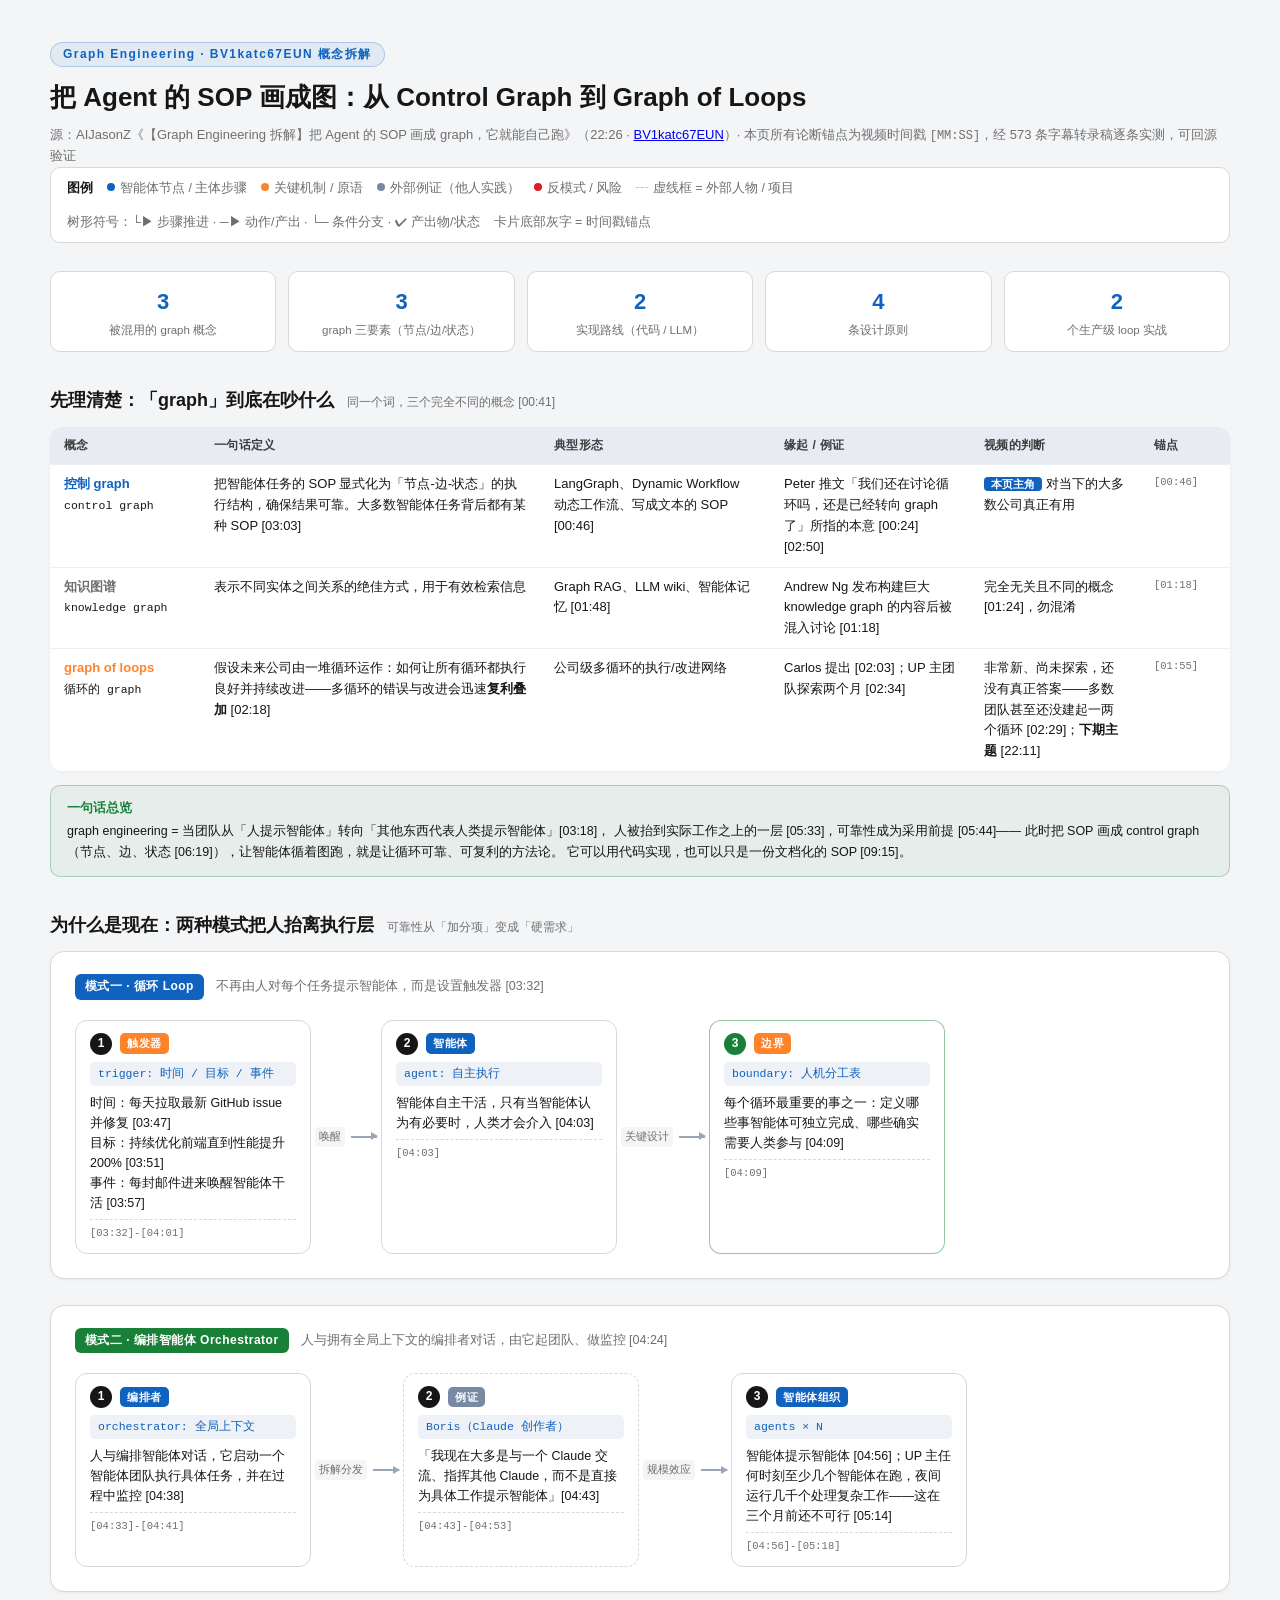
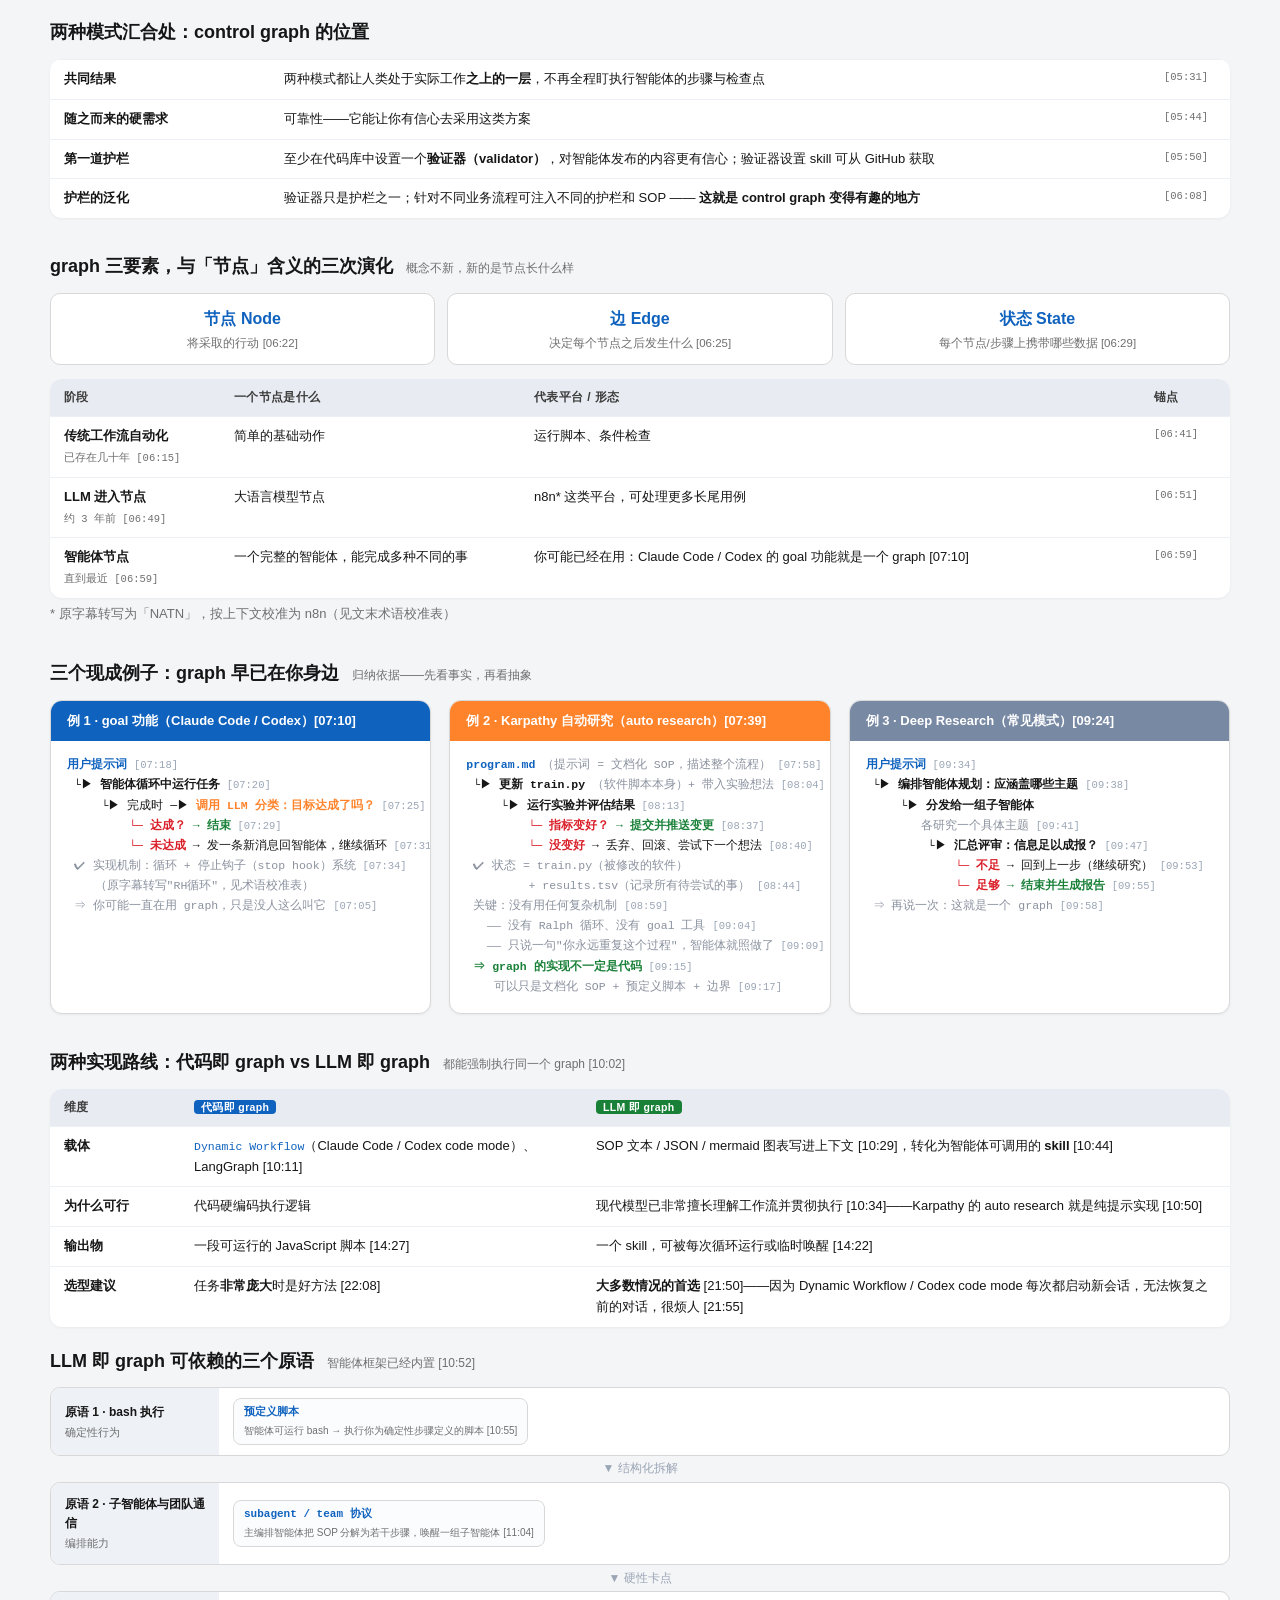
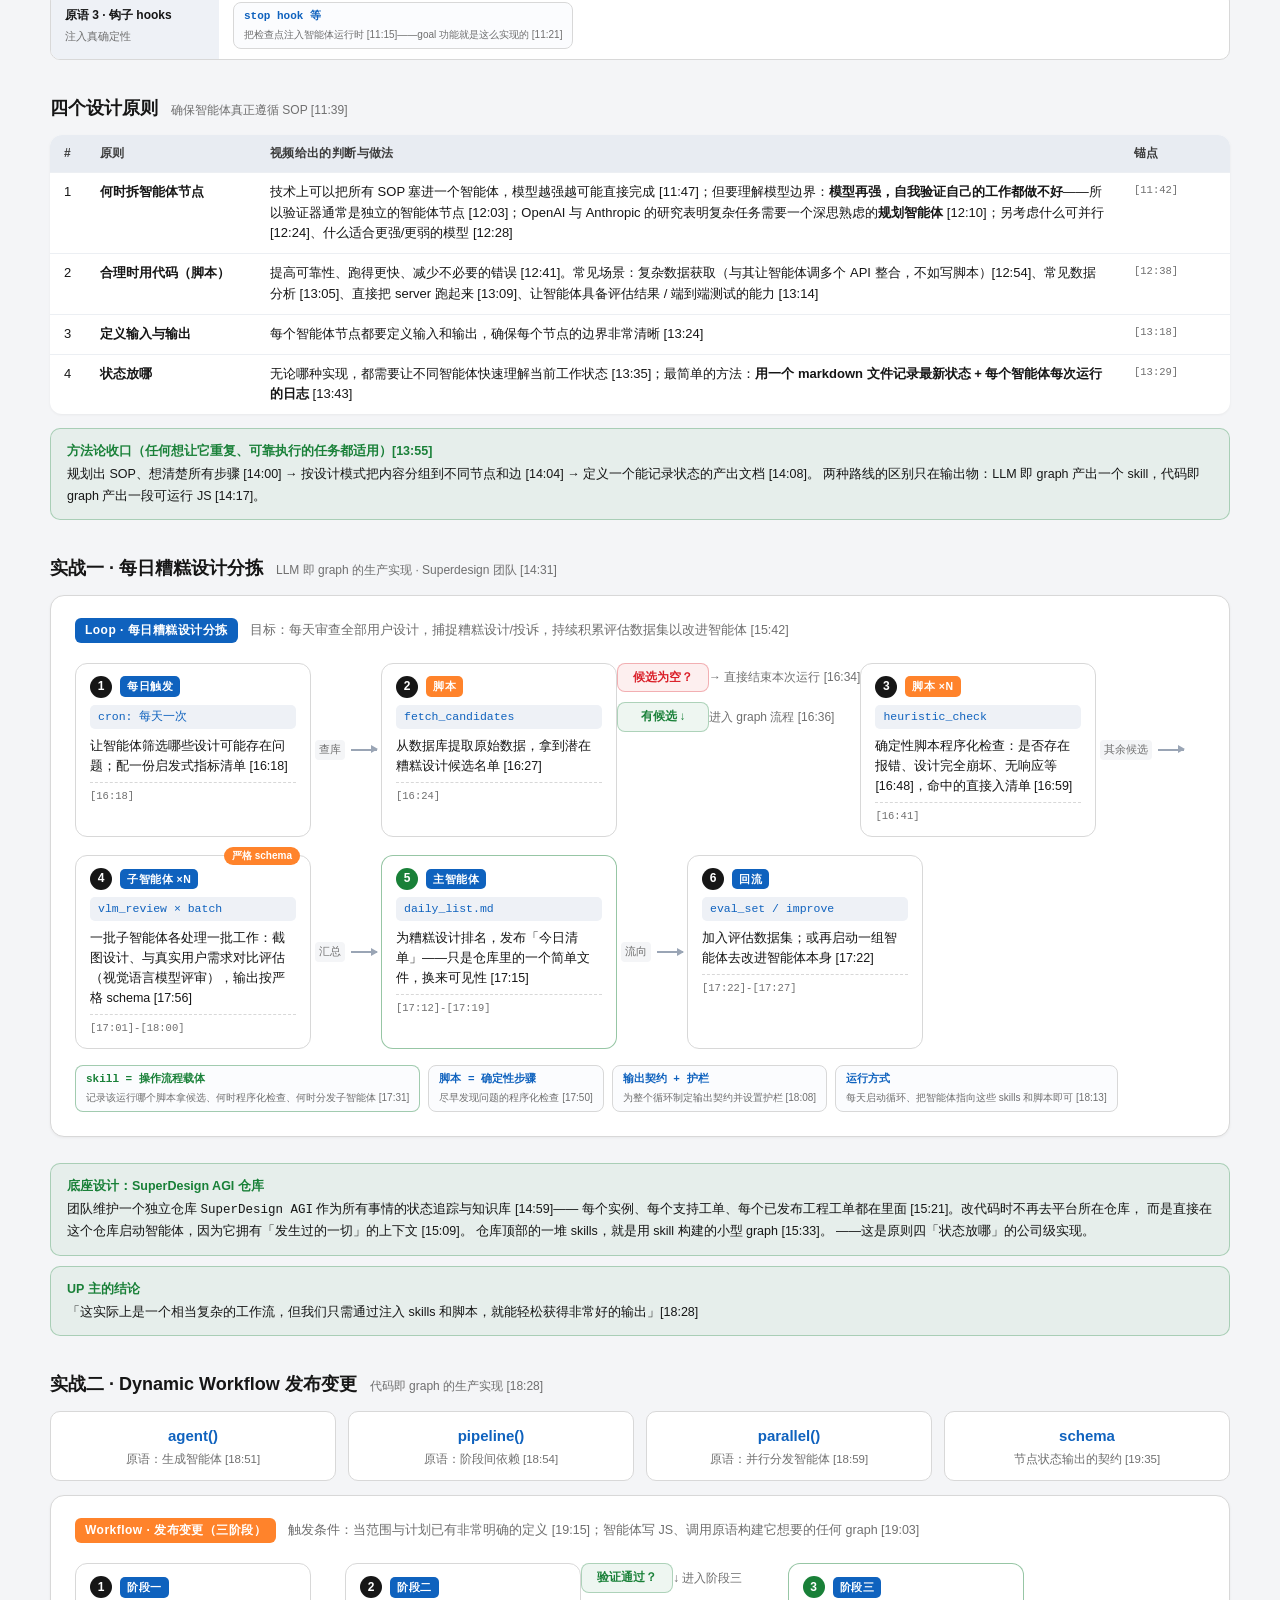
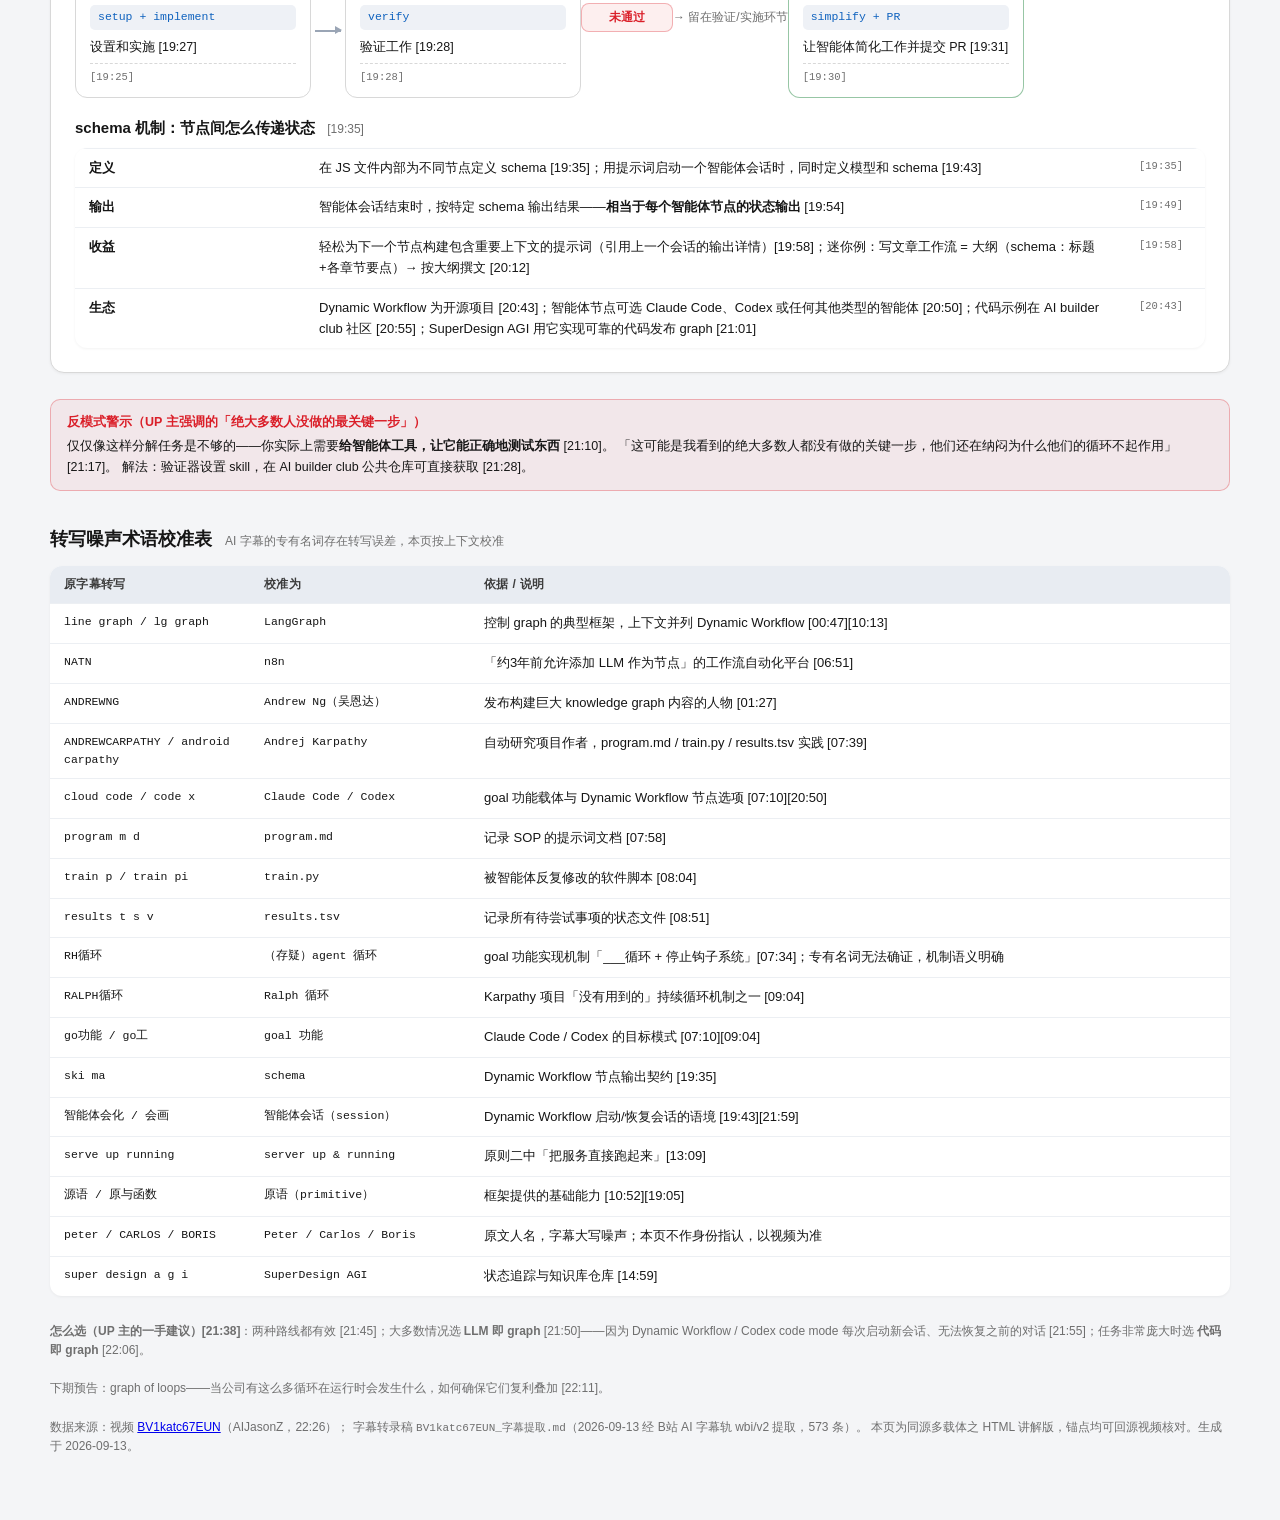
<file: graph-loop-explainer.html>
<!DOCTYPE html>
<html lang="zh-CN">
<head>
<meta charset="UTF-8">
<meta name="viewport" content="width=device-width, initial-scale=1.0">
<title>Graph of Loops 概念讲解 · BV1katc67EUN 拆解</title>
<!-- ============================================================
  ex-web 概念讲解页（2026-09-13）
  源：AIJasonZ《【Graph Engineering 拆解】把 Agent 的 SOP 画成 graph，它就能自己跑》
  锚点纪律：本页所有论断锚点 = 视频时间戳 [MM:SS]，经 573 条字幕转录稿逐条实测
  概念页降级形态：file:line 锚点 → [MM:SS]；端点表 → 概念/能力表
============================================================= -->
<style>
  :root {
    --primary: #0f62be;   /* 主线/智能体节点 */
    --success: #198038;   /* 推荐/收益/通过分支 */
    --warning: #ff832b;   /* 关键机制/原语 */
    --danger:  #da1e28;   /* 反模式/风险/未通过分支 */
    --ink: #161616; --muted: #6f6f6f; --line: #d8d8d8;
    --bg: #f4f5f7; --card: #ffffff; --code-bg: #eef1f6;
  }
  * { margin: 0; padding: 0; box-sizing: border-box; }
  body {
    font-family: -apple-system, BlinkMacSystemFont, "PingFang SC", "Helvetica Neue", "Microsoft YaHei", sans-serif;
    background: var(--bg); color: var(--ink);
    padding: 40px 24px 64px; line-height: 1.6;
  }
  .wrap { max-width: 1180px; margin: 0 auto; }

  /* ---------- header ---------- */
  .eyebrow {
    display: inline-block; font-size: 12px; font-weight: 600; letter-spacing: .12em;
    color: var(--primary); background: rgba(15,98,190,.08);
    border: 1px solid rgba(15,98,190,.25); border-radius: 999px;
    padding: 2px 12px; margin-bottom: 10px;
  }
  h1 { font-size: 26px; font-weight: 700; }
  .meta { color: var(--muted); font-size: 13px; margin-top: 6px; }
  .meta code { font-size: 12px; }

  /* ---------- legend ---------- */
  .legend {
    display: flex; flex-wrap: wrap; gap: 14px; align-items: center;
    background: var(--card); border: 1px solid var(--line); border-radius: 10px;
    padding: 10px 16px; margin-bottom: 28px; font-size: 12.5px; color: var(--muted);
  }
  .legend b { color: var(--ink); font-weight: 600; }
  .dot { display:inline-block; width:8px; height:8px; border-radius:50%; margin-right:5px; vertical-align: 1px; }

  /* ---------- 统计卡 ---------- */
  .stats { display: flex; flex-wrap: wrap; gap: 12px; margin-bottom: 16px; }
  .stat-card {
    flex: 1; min-width: 150px; background: var(--card); border: 1px solid var(--line);
    border-radius: 10px; padding: 12px 16px; text-align: center;
  }
  .stat-card .num { font-size: 22px; font-weight: 700; color: var(--primary); }
  .stat-card .lbl { font-size: 11.5px; color: var(--muted); margin-top: 2px; }

  /* ---------- 泳道 ---------- */
  .lane {
    background: var(--card); border: 1px solid var(--line); border-radius: 14px;
    padding: 22px 24px 24px; margin-bottom: 26px;
    box-shadow: 0 1px 3px rgba(0,0,0,.05);
  }
  .lane-head { display: flex; align-items: baseline; gap: 12px; margin-bottom: 4px; flex-wrap: wrap; }
  .lane-tag {
    font-size: 12px; font-weight: 700; color: #fff; border-radius: 6px;
    padding: 3px 10px; letter-spacing: .04em; white-space: nowrap;
  }
  .lane-sub { color: var(--muted); font-size: 12.5px; }
  .flow { display: flex; flex-wrap: wrap; align-items: stretch; row-gap: 18px; padding-top: 16px; }

  /* node card 四件套 */
  .node {
    background: var(--card); border: 1.5px solid var(--line); border-radius: 12px;
    padding: 12px 14px 11px; width: 236px; position: relative;
    transition: box-shadow .15s, transform .15s;
  }
  .node:hover { box-shadow: 0 4px 14px rgba(15,98,190,.14); transform: translateY(-2px); }
  .node .top { display: flex; align-items: center; gap: 8px; margin-bottom: 7px; }
  .seq {
    width: 22px; height: 22px; border-radius: 50%; flex: none;
    background: var(--ink); color: #fff; font-size: 12px; font-weight: 700;
    display: flex; align-items: center; justify-content: center;
  }
  .method {
    font-size: 10.5px; font-weight: 700; letter-spacing: .05em;
    border-radius: 5px; padding: 2px 7px; color: #fff; white-space: nowrap;
  }
  .m-post { background: var(--primary); }   /* 智能体节点 / 主体步骤 */
  .m-put  { background: var(--warning); }   /* 关键机制 / 原语 */
  .m-web  { background: #7889a4; }          /* 外部例证 / 他人实践 */
  .node .path {
    font-family: "SF Mono", Menlo, Consolas, monospace;
    font-size: 11.5px; color: var(--primary); background: var(--code-bg);
    border-radius: 5px; padding: 3px 8px; word-break: break-all; margin-bottom: 7px;
    display: block;
  }
  .node .use { font-size: 12.5px; color: var(--ink); }
  .node .loc {
    font-family: "SF Mono", Menlo, Consolas, monospace;
    font-size: 10.5px; color: var(--muted); margin-top: 6px;
    border-top: 1px dashed var(--line); padding-top: 5px;
  }
  .node.oss { border-style: dashed; }                    /* 虚线框 = 外部例证 */
  .node.danger { border-color: rgba(218,30,40,.55); }
  .node.danger .seq { background: var(--danger); }
  .node.good { border-color: rgba(25,128,56,.45); }
  .node.good .seq { background: var(--success); }
  .node .badge {
    position: absolute; top: -9px; right: 10px; font-size: 10px; font-weight: 700;
    background: var(--warning); color: #fff; border-radius: 999px; padding: 1px 8px;
  }
  .node.wide { width: 100%; max-width: 980px; }

  .arrow {
    align-self: center; flex: none; display: flex; align-items: center; gap: 6px;
    color: var(--muted); font-size: 11px; padding: 0 4px;
  }
  .arrow .shaft { width: 26px; height: 2px; background: #9aa5b5; position: relative; }
  .arrow .shaft::after {
    content: ""; position: absolute; right: -1px; top: -3.5px;
    border-left: 7px solid #9aa5b5; border-top: 4.5px solid transparent; border-bottom: 4.5px solid transparent;
  }
  .arrow .lbl { white-space: nowrap; background: var(--bg); padding: 1px 4px; border-radius: 4px; }

  .branch { display: flex; flex-direction: column; gap: 10px; }
  .branch-row { display: flex; align-items: center; }
  .cond {
    flex: none; width: 92px; text-align: center; font-size: 11.5px; font-weight: 600;
    border-radius: 8px; padding: 6px 8px; line-height: 1.35;
  }
  .cond.yes { color: var(--danger); background: rgba(218,30,40,.07); border: 1px solid rgba(218,30,40,.3); }
  .cond.no  { color: var(--success); background: rgba(25,128,56,.07); border: 1px solid rgba(25,128,56,.3); }

  /* ---------- 分层 ---------- */
  .layer-stack { display: flex; flex-direction: column; gap: 0; }
  .layer {
    display: grid; grid-template-columns: 168px 1fr; gap: 0;
    border: 1px solid var(--line); border-radius: 10px; overflow: hidden;
    background: var(--card);
  }
  .layer-gap { height: 26px; display: flex; justify-content: center; align-items: center; }
  .layer-gap span { color: #9aa5b5; font-size: 12px; }
  .layer-title {
    background: #eef1f6; padding: 12px 14px; font-size: 12px; font-weight: 700;
    display: flex; flex-direction: column; justify-content: center; gap: 2px;
  }
  .layer-title small { font-weight: 400; color: var(--muted); font-size: 10.5px; }
  .chips { padding: 10px 14px; display: flex; flex-wrap: wrap; gap: 8px; align-content: center; }
  .chip {
    border: 1px solid var(--line); border-radius: 8px; padding: 5px 10px;
    font-size: 11.5px; background: #fbfcfe; display: flex; flex-direction: column; gap: 1px;
  }
  .chip b { font-family: "SF Mono", Menlo, monospace; font-size: 11px; color: var(--primary); font-weight: 600; }
  .chip small { color: var(--muted); font-size: 10px; }
  .chip.common { border-color: rgba(25,128,56,.4); }
  .chip.common b { color: var(--success); }

  /* ---------- 链路栈 ---------- */
  .chains { display: grid; grid-template-columns: repeat(auto-fit, minmax(340px, 1fr)); gap: 18px; }
  .chain {
    border: 1px solid var(--line); border-radius: 12px; background: var(--card); overflow: hidden;
    box-shadow: 0 1px 3px rgba(0,0,0,.05);
  }
  .chain-head { padding: 10px 16px; font-size: 13px; font-weight: 700; color: #fff; }
  .chain pre {
    margin: 0; padding: 14px 16px 16px; overflow-x: auto;
    font-family: "SF Mono", Menlo, Consolas, monospace; font-size: 11.5px; line-height: 1.75;
    color: var(--ink); white-space: pre;
  }
  .chain pre .c  { color: var(--primary); font-weight: 600; }   /* 概念/载体名 */
  .chain pre .m  { color: var(--ink); font-weight: 600; }        /* 步骤名 */
  .chain pre .ep { color: var(--warning); font-weight: 700; }    /* 产出物 / 机制 */
  .chain pre .cm { color: #8a919e; }                              /* 注释 */
  .chain pre .br { color: var(--danger); font-weight: 600; }     /* 条件分支 */
  .chain pre .ok { color: var(--success); font-weight: 600; }    /* 通过分支 */
  .chain pre .ts { color: #9aa5b5; }                              /* 时间戳锚点 */

  /* ---------- 表格 ---------- */
  h2 { font-size: 18px; margin: 34px 0 12px; }
  h2 small { font-size: 12px; color: var(--muted); font-weight: 400; margin-left: 8px; }
  table { width: 100%; border-collapse: collapse; background: var(--card); border-radius: 12px; overflow: hidden; font-size: 13px; box-shadow: 0 1px 3px rgba(0,0,0,.05); }
  th { background: #e8ecf2; text-align: left; padding: 9px 14px; font-size: 12px; letter-spacing: .03em; color: #3d3d3d; }
  td { padding: 9px 14px; border-top: 1px solid #eceff3; vertical-align: top; }
  td code, .mono { font-family: "SF Mono", Menlo, Consolas, monospace; font-size: 11.5px; }
  td code.ep { color: var(--primary); }
  tr:hover td { background: #f7f9fc; }
  .pill { font-size: 10.5px; font-weight: 700; border-radius: 4px; padding: 1px 7px; color: #fff; }
  .ts { font-family: "SF Mono", Menlo, Consolas, monospace; font-size: 10.5px; color: var(--muted); white-space: nowrap; }

  /* 要点提示卡 */
  .callout {
    border-radius: 10px; padding: 12px 16px; margin: 14px 0 0; font-size: 12.5px; line-height: 1.7;
  }
  .callout.warn { background: rgba(218,30,40,.06); border: 1px solid rgba(218,30,40,.3); }
  .callout.good { background: rgba(25,128,56,.06); border: 1px solid rgba(25,128,56,.3); }
  .callout b.t { display: block; margin-bottom: 2px; }
  .callout.warn b.t { color: var(--danger); }
  .callout.good b.t { color: var(--success); }

  footer { margin-top: 26px; color: var(--muted); font-size: 12px; }
  footer code { font-size: 11px; }
</style>
</head>
<body>
<div class="wrap">

  <!-- ========== header ========== -->
  <header>
    <span class="eyebrow">Graph Engineering · BV1katc67EUN 概念拆解</span>
    <h1>把 Agent 的 SOP 画成图：从 Control Graph 到 Graph of Loops</h1>
    <div class="meta">
      源：AIJasonZ《【Graph Engineering 拆解】把 Agent 的 SOP 画成 graph，它就能自己跑》（22:26 ·
      <a href="https://www.bilibili.com/video/BV1katc67EUN/">BV1katc67EUN</a>）·
      本页所有论断锚点为视频时间戳 <code>[MM:SS]</code>，经 573 条字幕转录稿逐条实测，可回源验证
    </div>
  </header>

  <div class="legend">
    <b>图例</b>
    <span><span class="dot" style="background:var(--primary)"></span>智能体节点 / 主体步骤</span>
    <span><span class="dot" style="background:var(--warning)"></span>关键机制 / 原语</span>
    <span><span class="dot" style="background:#7889a4"></span>外部例证（他人实践）</span>
    <span><span class="dot" style="background:var(--danger)"></span>反模式 / 风险</span>
    <span>┄ 虚线框 = 外部人物 / 项目</span>
    <span>树形符号：└▶ 步骤推进 · ─▶ 动作/产出 · └─ 条件分支 · ✔ 产出物/状态</span>
    <span>卡片底部灰字 = 时间戳锚点</span>
  </div>

  <!-- ========== SECTION ⓪ 总览 ========== -->
  <div class="stats">
    <div class="stat-card"><div class="num">3</div><div class="lbl">被混用的 graph 概念</div></div>
    <div class="stat-card"><div class="num">3</div><div class="lbl">graph 三要素（节点/边/状态）</div></div>
    <div class="stat-card"><div class="num">2</div><div class="lbl">实现路线（代码 / LLM）</div></div>
    <div class="stat-card"><div class="num">4</div><div class="lbl">条设计原则</div></div>
    <div class="stat-card"><div class="num">2</div><div class="lbl">个生产级 loop 实战</div></div>
  </div>

  <h2>先理清楚：「graph」到底在吵什么 <small>同一个词，三个完全不同的概念 [00:41]</small></h2>
  <table>
    <thead>
      <tr>
        <th style="width:150px">概念</th>
        <th>一句话定义</th>
        <th style="width:230px">典型形态</th>
        <th style="width:200px">缘起 / 例证</th>
        <th style="width:170px">视频的判断</th>
        <th style="width:90px">锚点</th>
      </tr>
    </thead>
    <tbody>
      <tr>
        <td><b style="color:var(--primary)">控制 graph</b><br><span class="mono">control graph</span></td>
        <td>把智能体任务的 SOP 显式化为「节点-边-状态」的执行结构，确保结果可靠。大多数智能体任务背后都有某种 SOP [03:03]</td>
        <td>LangGraph、Dynamic Workflow 动态工作流、写成文本的 SOP [00:46]</td>
        <td>Peter 推文「我们还在讨论循环吗，还是已经转向 graph 了」所指的本意 [00:24][02:50]</td>
        <td><span class="pill" style="background:var(--primary)">本页主角</span> 对当下的大多数公司真正有用</td>
        <td class="ts">[00:46]</td>
      </tr>
      <tr>
        <td><b style="color:var(--muted)">知识图谱</b><br><span class="mono">knowledge graph</span></td>
        <td>表示不同实体之间关系的绝佳方式，用于有效检索信息</td>
        <td>Graph RAG、LLM wiki、智能体记忆 [01:48]</td>
        <td>Andrew Ng 发布构建巨大 knowledge graph 的内容后被混入讨论 [01:18]</td>
        <td>完全无关且不同的概念 [01:24]，勿混淆</td>
        <td class="ts">[01:18]</td>
      </tr>
      <tr>
        <td><b style="color:var(--warning)">graph of loops</b><br><span class="mono">循环的 graph</span></td>
        <td>假设未来公司由一堆循环运作：如何让所有循环都执行良好并持续改进——多循环的错误与改进会迅速<b>复利叠加</b> [02:18]</td>
        <td>公司级多循环的执行/改进网络</td>
        <td>Carlos 提出 [02:03]；UP 主团队探索两个月 [02:34]</td>
        <td>非常新、尚未探索，还没有真正答案——多数团队甚至还没建起一两个循环 [02:29]；<b>下期主题</b> [22:11]</td>
        <td class="ts">[01:55]</td>
      </tr>
    </tbody>
  </table>

  <div class="callout good">
    <b class="t">一句话总览</b>
    graph engineering = 当团队从「人提示智能体」转向「其他东西代表人类提示智能体」[03:18]，
    人被抬到实际工作之上的一层 [05:33]，可靠性成为采用前提 [05:44]——
    此时把 SOP 画成 control graph（节点、边、状态 [06:19]），让智能体循着图跑，就是让循环可靠、可复利的方法论。
    它可以用代码实现，也可以只是一份文档化的 SOP [09:15]。
  </div>

  <!-- ========== SECTION ① 为什么现在需要 ========== -->
  <h2>为什么是现在：两种模式把人抬离执行层 <small>可靠性从「加分项」变成「硬需求」</small></h2>

  <section class="lane">
    <div class="lane-head">
      <span class="lane-tag" style="background:var(--primary)">模式一 · 循环 Loop</span>
      <span class="lane-sub">不再由人对每个任务提示智能体，而是设置触发器 [03:32]</span>
    </div>
    <div class="flow">
      <div class="node">
        <div class="top"><span class="seq">1</span><span class="method m-put">触发器</span></div>
        <span class="path">trigger: 时间 / 目标 / 事件</span>
        <div class="use">时间：每天拉取最新 GitHub issue 并修复 [03:47]<br>目标：持续优化前端直到性能提升 200% [03:51]<br>事件：每封邮件进来唤醒智能体干活 [03:57]</div>
        <div class="loc">[03:32]-[04:01]</div>
      </div>
      <div class="arrow"><span class="lbl">唤醒</span><span class="shaft"></span></div>
      <div class="node">
        <div class="top"><span class="seq">2</span><span class="method m-post">智能体</span></div>
        <span class="path">agent: 自主执行</span>
        <div class="use">智能体自主干活，只有当智能体认为有必要时，人类才会介入 [04:03]</div>
        <div class="loc">[04:03]</div>
      </div>
      <div class="arrow"><span class="lbl">关键设计</span><span class="shaft"></span></div>
      <div class="node good">
        <div class="top"><span class="seq">3</span><span class="method m-put">边界</span></div>
        <span class="path">boundary: 人机分工表</span>
        <div class="use">每个循环最重要的事之一：定义哪些事智能体可独立完成、哪些确实需要人类参与 [04:09]</div>
        <div class="loc">[04:09]</div>
      </div>
    </div>
  </section>

  <section class="lane">
    <div class="lane-head">
      <span class="lane-tag" style="background:var(--success)">模式二 · 编排智能体 Orchestrator</span>
      <span class="lane-sub">人与拥有全局上下文的编排者对话，由它起团队、做监控 [04:24]</span>
    </div>
    <div class="flow">
      <div class="node">
        <div class="top"><span class="seq">1</span><span class="method m-post">编排者</span></div>
        <span class="path">orchestrator: 全局上下文</span>
        <div class="use">人与编排智能体对话，它启动一个智能体团队执行具体任务，并在过程中监控 [04:38]</div>
        <div class="loc">[04:33]-[04:41]</div>
      </div>
      <div class="arrow"><span class="lbl">拆解分发</span><span class="shaft"></span></div>
      <div class="node oss">
        <div class="top"><span class="seq">2</span><span class="method m-web">例证</span></div>
        <span class="path">Boris（Claude 创作者）</span>
        <div class="use">「我现在大多是与一个 Claude 交流、指挥其他 Claude，而不是直接为具体工作提示智能体」[04:43]</div>
        <div class="loc">[04:43]-[04:53]</div>
      </div>
      <div class="arrow"><span class="lbl">规模效应</span><span class="shaft"></span></div>
      <div class="node">
        <div class="top"><span class="seq">3</span><span class="method m-post">智能体组织</span></div>
        <span class="path">agents × N</span>
        <div class="use">智能体提示智能体 [04:56]；UP 主任何时刻至少几个智能体在跑，夜间运行几千个处理复杂工作——这在三个月前还不可行 [05:14]</div>
        <div class="loc">[04:56]-[05:18]</div>
      </div>
    </div>
  </section>

  <h2 style="margin-top:18px">两种模式汇合处：control graph 的位置</h2>
  <table>
    <tbody>
      <tr><td style="width:220px"><b>共同结果</b></td><td>两种模式都让人类处于实际工作<b>之上的一层</b>，不再全程盯执行智能体的步骤与检查点</td><td class="ts" style="width:80px">[05:31]</td></tr>
      <tr><td><b>随之而来的硬需求</b></td><td>可靠性——它能让你有信心去采用这类方案</td><td class="ts">[05:44]</td></tr>
      <tr><td><b>第一道护栏</b></td><td>至少在代码库中设置一个<b>验证器（validator）</b>，对智能体发布的内容更有信心；验证器设置 skill 可从 GitHub 获取</td><td class="ts">[05:50]</td></tr>
      <tr><td><b>护栏的泛化</b></td><td>验证器只是护栏之一；针对不同业务流程可注入不同的护栏和 SOP —— <b>这就是 control graph 变得有趣的地方</b></td><td class="ts">[06:08]</td></tr>
    </tbody>
  </table>

  <!-- ========== SECTION ② 三要素与节点演化 ========== -->
  <h2>graph 三要素，与「节点」含义的三次演化 <small>概念不新，新的是节点长什么样</small></h2>

  <div class="stats" style="margin-bottom:14px">
    <div class="stat-card"><div class="num" style="font-size:16px">节点 Node</div><div class="lbl">将采取的行动 [06:22]</div></div>
    <div class="stat-card"><div class="num" style="font-size:16px">边 Edge</div><div class="lbl">决定每个节点之后发生什么 [06:25]</div></div>
    <div class="stat-card"><div class="num" style="font-size:16px">状态 State</div><div class="lbl">每个节点/步骤上携带哪些数据 [06:29]</div></div>
  </div>

  <table>
    <thead>
      <tr><th style="width:170px">阶段</th><th style="width:300px">一个节点是什么</th><th>代表平台 / 形态</th><th style="width:90px">锚点</th></tr>
    </thead>
    <tbody>
      <tr><td><b>传统工作流自动化</b><br><span class="ts">已存在几十年 [06:15]</span></td><td>简单的基础动作</td><td>运行脚本、条件检查</td><td class="ts">[06:41]</td></tr>
      <tr><td><b>LLM 进入节点</b><br><span class="ts">约 3 年前 [06:49]</span></td><td>大语言模型节点</td><td>n8n* 这类平台，可处理更多长尾用例</td><td class="ts">[06:51]</td></tr>
      <tr><td><b>智能体节点</b><br><span class="ts">直到最近 [06:59]</span></td><td>一个完整的智能体，能完成多种不同的事</td><td>你可能已经在用：Claude Code / Codex 的 goal 功能就是一个 graph [07:10]</td><td class="ts">[06:59]</td></tr>
    </tbody>
  </table>
  <div class="meta" style="margin-top:6px">* 原字幕转写为「NATN」，按上下文校准为 n8n（见文末术语校准表）</div>

  <!-- ========== SECTION ③ 三个现成例子 ========== -->
  <h2>三个现成例子：graph 早已在你身边 <small>归纳依据——先看事实，再看抽象</small></h2>

  <div class="chains">
    <div class="chain">
      <div class="chain-head" style="background:var(--primary)">例 1 · goal 功能（Claude Code / Codex）[07:10]</div>
<pre><span class="c">用户提示词</span> <span class="ts">[07:18]</span>
 └▶ <span class="m">智能体循环中运行任务</span> <span class="ts">[07:20]</span>
     └▶ 完成时 ─▶ <span class="ep">调用 LLM 分类：目标达成了吗？</span> <span class="ts">[07:25]</span>
         <span class="br">└─ 达成？</span><span class="ok"> → 结束</span> <span class="ts">[07:29]</span>
         <span class="br">└─ 未达成</span> → 发一条新消息回智能体，继续循环 <span class="ts">[07:31]</span>
 <span class="cm">✔ 实现机制：循环 + 停止钩子（stop hook）系统</span> <span class="ts">[07:34]</span>
 <span class="cm">   （原字幕转写"RH循环"，见术语校准表）</span>
 <span class="cm">⇒ 你可能一直在用 graph，只是没人这么叫它</span> <span class="ts">[07:05]</span></pre>
    </div>

    <div class="chain">
      <div class="chain-head" style="background:var(--warning)">例 2 · Karpathy 自动研究（auto research）[07:39]</div>
<pre><span class="c">program.md</span> <span class="cm">（提示词 = 文档化 SOP，描述整个流程）</span> <span class="ts">[07:58]</span>
 └▶ <span class="m">更新 train.py</span> <span class="cm">（软件脚本本身）+ 带入实验想法</span> <span class="ts">[08:04]</span>
     └▶ <span class="m">运行实验并评估结果</span> <span class="ts">[08:13]</span>
         <span class="br">└─ 指标变好？</span><span class="ok"> → 提交并推送变更</span> <span class="ts">[08:37]</span>
         <span class="br">└─ 没变好</span> → 丢弃、回滚、尝试下一个想法 <span class="ts">[08:40]</span>
 <span class="cm">✔ 状态 = train.py（被修改的软件）</span>
 <span class="cm">        + results.tsv（记录所有待尝试的事）</span> <span class="ts">[08:44]</span>
 <span class="cm">关键：没有用任何复杂机制</span> <span class="ts">[08:59]</span>
 <span class="cm">  —— 没有 Ralph 循环、没有 goal 工具</span> <span class="ts">[09:04]</span>
 <span class="cm">  —— 只说一句"你永远重复这个过程"，智能体就照做了</span> <span class="ts">[09:09]</span>
 <span class="ok">⇒ graph 的实现不一定是代码</span> <span class="ts">[09:15]</span>
 <span class="cm">   可以只是文档化 SOP + 预定义脚本 + 边界</span> <span class="ts">[09:17]</span></pre>
    </div>

    <div class="chain">
      <div class="chain-head" style="background:#7889a4">例 3 · Deep Research（常见模式）[09:24]</div>
<pre><span class="c">用户提示词</span> <span class="ts">[09:34]</span>
 └▶ <span class="m">编排智能体规划：应涵盖哪些主题</span> <span class="ts">[09:38]</span>
     └▶ <span class="m">分发给一组子智能体</span>
        <span class="cm">各研究一个具体主题</span> <span class="ts">[09:41]</span>
         └▶ <span class="m">汇总评审：信息足以成报？</span> <span class="ts">[09:47]</span>
             <span class="br">└─ 不足</span> → 回到上一步（继续研究） <span class="ts">[09:53]</span>
             <span class="br">└─ 足够</span><span class="ok"> → 结束并生成报告</span> <span class="ts">[09:55]</span>
 <span class="cm">⇒ 再说一次：这就是一个 graph</span> <span class="ts">[09:58]</span></pre>
    </div>
  </div>

  <!-- ========== SECTION ④ 两种实现 ========== -->
  <h2>两种实现路线：代码即 graph vs LLM 即 graph <small>都能强制执行同一个 graph [10:02]</small></h2>

  <table>
    <thead>
      <tr>
        <th style="width:130px">维度</th>
        <th><span class="pill" style="background:var(--primary)">代码即 graph</span></th>
        <th><span class="pill" style="background:var(--success)">LLM 即 graph</span></th>
      </tr>
    </thead>
    <tbody>
      <tr>
        <td><b>载体</b></td>
        <td><code class="ep">Dynamic Workflow</code>（Claude Code / Codex code mode）、LangGraph [10:11]</td>
        <td>SOP 文本 / JSON / mermaid 图表写进上下文 [10:29]，转化为智能体可调用的 <b>skill</b> [10:44]</td>
      </tr>
      <tr>
        <td><b>为什么可行</b></td>
        <td>代码硬编码执行逻辑</td>
        <td>现代模型已非常擅长理解工作流并贯彻执行 [10:34]——Karpathy 的 auto research 就是纯提示实现 [10:50]</td>
      </tr>
      <tr>
        <td><b>输出物</b></td>
        <td>一段可运行的 JavaScript 脚本 [14:27]</td>
        <td>一个 skill，可被每次循环运行或临时唤醒 [14:22]</td>
      </tr>
      <tr>
        <td><b>选型建议</b></td>
        <td>任务<b>非常庞大</b>时是好方法 [22:08]</td>
        <td><b>大多数情况的首选</b> [21:50]——因为 Dynamic Workflow / Codex code mode 每次都启动新会话，无法恢复之前的对话，很烦人 [21:55]</td>
      </tr>
    </tbody>
  </table>

  <h2 style="margin-top:20px">LLM 即 graph 可依赖的三个原语 <small>智能体框架已经内置 [10:52]</small></h2>
  <div class="layer-stack">
    <div class="layer">
      <div class="layer-title">原语 1 · bash 执行<small>确定性行为</small></div>
      <div class="chips">
        <span class="chip"><b>预定义脚本</b><small>智能体可运行 bash → 执行你为确定性步骤定义的脚本 [10:55]</small></span>
      </div>
    </div>
    <div class="layer-gap"><span>▼ 结构化拆解</span></div>
    <div class="layer">
      <div class="layer-title">原语 2 · 子智能体与团队通信<small>编排能力</small></div>
      <div class="chips">
        <span class="chip"><b>subagent / team 协议</b><small>主编排智能体把 SOP 分解为若干步骤，唤醒一组子智能体 [11:04]</small></span>
      </div>
    </div>
    <div class="layer-gap"><span>▼ 硬性卡点</span></div>
    <div class="layer">
      <div class="layer-title">原语 3 · 钩子 hooks<small>注入真确定性</small></div>
      <div class="chips">
        <span class="chip"><b>stop hook 等</b><small>把检查点注入智能体运行时 [11:15]——goal 功能就是这么实现的 [11:21]</small></span>
      </div>
    </div>
  </div>

  <!-- ========== SECTION ⑤ 四个设计原则 ========== -->
  <h2>四个设计原则 <small>确保智能体真正遵循 SOP [11:39]</small></h2>
  <table>
    <thead>
      <tr><th style="width:36px">#</th><th style="width:170px">原则</th><th>视频给出的判断与做法</th><th style="width:110px">锚点</th></tr>
    </thead>
    <tbody>
      <tr>
        <td>1</td>
        <td><b>何时拆智能体节点</b></td>
        <td>技术上可以把所有 SOP 塞进一个智能体，模型越强越可能直接完成 [11:47]；但要理解模型边界：<b>模型再强，自我验证自己的工作都做不好</b>——所以验证器通常是独立的智能体节点 [12:03]；OpenAI 与 Anthropic 的研究表明复杂任务需要一个深思熟虑的<b>规划智能体</b> [12:10]；另考虑什么可并行 [12:24]、什么适合更强/更弱的模型 [12:28]</td>
        <td class="ts">[11:42]</td>
      </tr>
      <tr>
        <td>2</td>
        <td><b>合理时用代码（脚本）</b></td>
        <td>提高可靠性、跑得更快、减少不必要的错误 [12:41]。常见场景：复杂数据获取（与其让智能体调多个 API 整合，不如写脚本）[12:54]、常见数据分析 [13:05]、直接把 server 跑起来 [13:09]、让智能体具备评估结果 / 端到端测试的能力 [13:14]</td>
        <td class="ts">[12:38]</td>
      </tr>
      <tr>
        <td>3</td>
        <td><b>定义输入与输出</b></td>
        <td>每个智能体节点都要定义输入和输出，确保每个节点的边界非常清晰 [13:24]</td>
        <td class="ts">[13:18]</td>
      </tr>
      <tr>
        <td>4</td>
        <td><b>状态放哪</b></td>
        <td>无论哪种实现，都需要让不同智能体快速理解当前工作状态 [13:35]；最简单的方法：<b>用一个 markdown 文件记录最新状态 + 每个智能体每次运行的日志</b> [13:43]</td>
        <td class="ts">[13:29]</td>
      </tr>
    </tbody>
  </table>

  <div class="callout good">
    <b class="t">方法论收口（任何想让它重复、可靠执行的任务都适用）[13:55]</b>
    规划出 SOP、想清楚所有步骤 [14:00] → 按设计模式把内容分组到不同节点和边 [14:04] → 定义一个能记录状态的产出文档 [14:08]。
    两种路线的区别只在输出物：LLM 即 graph 产出一个 skill，代码即 graph 产出一段可运行 JS [14:17]。
  </div>

  <!-- ========== SECTION ⑥ 实战一 ========== -->
  <h2>实战一 · 每日糟糕设计分拣 <small>LLM 即 graph 的生产实现 · Superdesign 团队 [14:31]</small></h2>

  <div class="lane">
    <div class="lane-head">
      <span class="lane-tag" style="background:var(--primary)">Loop · 每日糟糕设计分拣</span>
      <span class="lane-sub">目标：每天审查全部用户设计，捕捉糟糕设计/投诉，持续积累评估数据集以改进智能体 [15:42]</span>
    </div>
    <div class="flow">
      <div class="node">
        <div class="top"><span class="seq">1</span><span class="method m-post">每日触发</span></div>
        <span class="path">cron: 每天一次</span>
        <div class="use">让智能体筛选哪些设计可能存在问题；配一份启发式指标清单 [16:18]</div>
        <div class="loc">[16:18]</div>
      </div>
      <div class="arrow"><span class="lbl">查库</span><span class="shaft"></span></div>
      <div class="node">
        <div class="top"><span class="seq">2</span><span class="method m-put">脚本</span></div>
        <span class="path">fetch_candidates</span>
        <div class="use">从数据库提取原始数据，拿到潜在糟糕设计候选名单 [16:27]</div>
        <div class="loc">[16:24]</div>
      </div>
      <div class="branch">
        <div class="branch-row">
          <span class="cond yes">候选为空？</span>
          <span style="font-size:12px;color:var(--muted)">→ 直接结束本次运行 [16:34]</span>
        </div>
        <div class="branch-row">
          <span class="cond no">有候选 ↓</span>
          <span style="font-size:12px;color:var(--muted)">进入 graph 流程 [16:36]</span>
        </div>
      </div>
      <div class="node">
        <div class="top"><span class="seq">3</span><span class="method m-put">脚本 ×N</span></div>
        <span class="path">heuristic_check</span>
        <div class="use">确定性脚本程序化检查：是否存在报错、设计完全崩坏、无响应等 [16:48]，命中的直接入清单 [16:59]</div>
        <div class="loc">[16:41]</div>
      </div>
      <div class="arrow"><span class="lbl">其余候选</span><span class="shaft"></span></div>
      <div class="node">
        <div class="top"><span class="seq">4</span><span class="method m-post">子智能体 ×N</span><span class="badge">严格 schema</span></div>
        <span class="path">vlm_review × batch</span>
        <div class="use">一批子智能体各处理一批工作：截图设计、与真实用户需求对比评估（视觉语言模型评审），输出按严格 schema [17:56]</div>
        <div class="loc">[17:01]-[18:00]</div>
      </div>
      <div class="arrow"><span class="lbl">汇总</span><span class="shaft"></span></div>
      <div class="node good">
        <div class="top"><span class="seq">5</span><span class="method m-post">主智能体</span></div>
        <span class="path">daily_list.md</span>
        <div class="use">为糟糕设计排名，发布「今日清单」——只是仓库里的一个简单文件，换来可见性 [17:15]</div>
        <div class="loc">[17:12]-[17:19]</div>
      </div>
      <div class="arrow"><span class="lbl">流向</span><span class="shaft"></span></div>
      <div class="node">
        <div class="top"><span class="seq">6</span><span class="method m-post">回流</span></div>
        <span class="path">eval_set / improve</span>
        <div class="use">加入评估数据集；或再启动一组智能体去改进智能体本身 [17:22]</div>
        <div class="loc">[17:22]-[17:27]</div>
      </div>
    </div>

    <div class="chips" style="padding:16px 0 0">
      <span class="chip common"><b>skill = 操作流程载体</b><small>记录该运行哪个脚本拿候选、何时程序化检查、何时分发子智能体 [17:31]</small></span>
      <span class="chip"><b>脚本 = 确定性步骤</b><small>尽早发现问题的程序化检查 [17:50]</small></span>
      <span class="chip"><b>输出契约 + 护栏</b><small>为整个循环制定输出契约并设置护栏 [18:08]</small></span>
      <span class="chip"><b>运行方式</b><small>每天启动循环、把智能体指向这些 skills 和脚本即可 [18:13]</small></span>
    </div>
  </div>

  <div class="callout good">
    <b class="t">底座设计：SuperDesign AGI 仓库</b>
    团队维护一个独立仓库 <code>SuperDesign AGI</code> 作为所有事情的状态追踪与知识库 [14:59]——
    每个实例、每个支持工单、每个已发布工程工单都在里面 [15:21]。改代码时不再去平台所在仓库，
    而是直接在这个仓库启动智能体，因为它拥有「发生过的一切」的上下文 [15:09]。
    仓库顶部的一堆 skills，就是用 skill 构建的小型 graph [15:33]。
    ——这是原则四「状态放哪」的公司级实现。
  </div>

  <div class="callout good" style="margin-top:10px">
    <b class="t">UP 主的结论</b>
    「这实际上是一个相当复杂的工作流，但我们只需通过注入 skills 和脚本，就能轻松获得非常好的输出」[18:28]
  </div>

  <!-- ========== SECTION ⑦ 实战二 ========== -->
  <h2>实战二 · Dynamic Workflow 发布变更 <small>代码即 graph 的生产实现 [18:28]</small></h2>

  <div class="stats" style="margin-bottom:14px">
    <div class="stat-card"><div class="num" style="font-size:15px">agent()</div><div class="lbl">原语：生成智能体 [18:51]</div></div>
    <div class="stat-card"><div class="num" style="font-size:15px">pipeline()</div><div class="lbl">原语：阶段间依赖 [18:54]</div></div>
    <div class="stat-card"><div class="num" style="font-size:15px">parallel()</div><div class="lbl">原语：并行分发智能体 [18:59]</div></div>
    <div class="stat-card"><div class="num" style="font-size:15px">schema</div><div class="lbl">节点状态输出的契约 [19:35]</div></div>
  </div>

  <div class="lane">
    <div class="lane-head">
      <span class="lane-tag" style="background:var(--warning)">Workflow · 发布变更（三阶段）</span>
      <span class="lane-sub">触发条件：当范围与计划已有非常明确的定义 [19:15]；智能体写 JS、调用原语构建它想要的任何 graph [19:03]</span>
    </div>
    <div class="flow">
      <div class="node">
        <div class="top"><span class="seq">1</span><span class="method m-post">阶段一</span></div>
        <span class="path">setup + implement</span>
        <div class="use">设置和实施 [19:27]</div>
        <div class="loc">[19:25]</div>
      </div>
      <div class="arrow"><span class="shaft"></span></div>
      <div class="node">
        <div class="top"><span class="seq">2</span><span class="method m-post">阶段二</span></div>
        <span class="path">verify</span>
        <div class="use">验证工作 [19:28]</div>
        <div class="loc">[19:28]</div>
      </div>
      <div class="branch">
        <div class="branch-row">
          <span class="cond no">验证通过？</span>
          <span style="font-size:12px;color:var(--muted)">↓ 进入阶段三</span>
        </div>
        <div class="branch-row">
          <span class="cond yes">未通过</span>
          <span style="font-size:12px;color:var(--muted)">→ 留在验证/实施环节</span>
        </div>
      </div>
      <div class="node good">
        <div class="top"><span class="seq">3</span><span class="method m-post">阶段三</span></div>
        <span class="path">simplify + PR</span>
        <div class="use">让智能体简化工作并提交 PR [19:31]</div>
        <div class="loc">[19:30]</div>
      </div>
    </div>

    <h2 style="margin:18px 0 8px;font-size:15px">schema 机制：节点间怎么传递状态 <small>[19:35]</small></h2>
    <table>
      <tbody>
        <tr><td style="width:230px"><b>定义</b></td><td>在 JS 文件内部为不同节点定义 schema [19:35]；用提示词启动一个智能体会话时，同时定义模型和 schema [19:43]</td><td class="ts" style="width:80px">[19:35]</td></tr>
        <tr><td><b>输出</b></td><td>智能体会话结束时，按特定 schema 输出结果——<b>相当于每个智能体节点的状态输出</b> [19:54]</td><td class="ts">[19:49]</td></tr>
        <tr><td><b>收益</b></td><td>轻松为下一个节点构建包含重要上下文的提示词（引用上一个会话的输出详情）[19:58]；迷你例：写文章工作流 = 大纲（schema：标题+各章节要点）→ 按大纲撰文 [20:12]</td><td class="ts">[19:58]</td></tr>
        <tr><td><b>生态</b></td><td>Dynamic Workflow 为开源项目 [20:43]；智能体节点可选 Claude Code、Codex 或任何其他类型的智能体 [20:50]；代码示例在 AI builder club 社区 [20:55]；SuperDesign AGI 用它实现可靠的代码发布 graph [21:01]</td><td class="ts">[20:43]</td></tr>
      </tbody>
    </table>
  </div>

  <div class="callout warn">
    <b class="t">反模式警示（UP 主强调的「绝大多数人没做的最关键一步」）</b>
    仅仅像这样分解任务是不够的——你实际上需要<b>给智能体工具，让它能正确地测试东西</b> [21:10]。
    「这可能是我看到的绝大多数人都没有做的关键一步，他们还在纳闷为什么他们的循环不起作用」[21:17]。
    解法：验证器设置 skill，在 AI builder club 公共仓库可直接获取 [21:28]。
  </div>

  <!-- ========== SECTION ⑧ 术语校准 ========== -->
  <h2>转写噪声术语校准表 <small>AI 字幕的专有名词存在转写误差，本页按上下文校准</small></h2>
  <table>
    <thead>
      <tr><th style="width:200px">原字幕转写</th><th style="width:220px">校准为</th><th>依据 / 说明</th></tr>
    </thead>
    <tbody>
      <tr><td class="mono">line graph / lg graph</td><td class="mono">LangGraph</td><td>控制 graph 的典型框架，上下文并列 Dynamic Workflow [00:47][10:13]</td></tr>
      <tr><td class="mono">NATN</td><td class="mono">n8n</td><td>「约3年前允许添加 LLM 作为节点」的工作流自动化平台 [06:51]</td></tr>
      <tr><td class="mono">ANDREWNG</td><td class="mono">Andrew Ng（吴恩达）</td><td>发布构建巨大 knowledge graph 内容的人物 [01:27]</td></tr>
      <tr><td class="mono">ANDREWCARPATHY / android carpathy</td><td class="mono">Andrej Karpathy</td><td>自动研究项目作者，program.md / train.py / results.tsv 实践 [07:39]</td></tr>
      <tr><td class="mono">cloud code / code x</td><td class="mono">Claude Code / Codex</td><td>goal 功能载体与 Dynamic Workflow 节点选项 [07:10][20:50]</td></tr>
      <tr><td class="mono">program m d</td><td class="mono">program.md</td><td>记录 SOP 的提示词文档 [07:58]</td></tr>
      <tr><td class="mono">train p / train pi</td><td class="mono">train.py</td><td>被智能体反复修改的软件脚本 [08:04]</td></tr>
      <tr><td class="mono">results t s v</td><td class="mono">results.tsv</td><td>记录所有待尝试事项的状态文件 [08:51]</td></tr>
      <tr><td class="mono">RH循环</td><td class="mono">（存疑）agent 循环</td><td>goal 功能实现机制「___循环 + 停止钩子系统」[07:34]；专有名词无法确证，机制语义明确</td></tr>
      <tr><td class="mono">RALPH循环</td><td class="mono">Ralph 循环</td><td>Karpathy 项目「没有用到的」持续循环机制之一 [09:04]</td></tr>
      <tr><td class="mono">go功能 / go工</td><td class="mono">goal 功能</td><td>Claude Code / Codex 的目标模式 [07:10][09:04]</td></tr>
      <tr><td class="mono">ski ma</td><td class="mono">schema</td><td>Dynamic Workflow 节点输出契约 [19:35]</td></tr>
      <tr><td class="mono">智能体会化 / 会画</td><td class="mono">智能体会话（session）</td><td>Dynamic Workflow 启动/恢复会话的语境 [19:43][21:59]</td></tr>
      <tr><td class="mono">serve up running</td><td class="mono">server up &amp; running</td><td>原则二中「把服务直接跑起来」[13:09]</td></tr>
      <tr><td class="mono">源语 / 原与函数</td><td class="mono">原语（primitive）</td><td>框架提供的基础能力 [10:52][19:05]</td></tr>
      <tr><td class="mono">peter / CARLOS / BORIS</td><td class="mono">Peter / Carlos / Boris</td><td>原文人名，字幕大写噪声；本页不作身份指认，以视频为准</td></tr>
      <tr><td class="mono">super design a g i</td><td class="mono">SuperDesign AGI</td><td>状态追踪与知识库仓库 [14:59]</td></tr>
    </tbody>
  </table>

  <footer>
    <b>怎么选（UP 主的一手建议）[21:38]</b>：两种路线都有效 [21:45]；大多数情况选 <b>LLM 即 graph</b> [21:50]——因为 Dynamic Workflow / Codex code mode
    每次启动新会话、无法恢复之前的对话 [21:55]；任务非常庞大时选 <b>代码即 graph</b> [22:06]。<br><br>
    下期预告：graph of loops——当公司有这么多循环在运行时会发生什么，如何确保它们复利叠加 [22:11]。<br><br>
    数据来源：视频 <a href="https://www.bilibili.com/video/BV1katc67EUN/">BV1katc67EUN</a>（AIJasonZ，22:26）；
    字幕转录稿 <code>BV1katc67EUN_字幕提取.md</code>（2026-09-13 经 B站 AI 字幕轨 wbi/v2 提取，573 条）。
    本页为同源多载体之 HTML 讲解版，锚点均可回源视频核对。生成于 2026-09-13。
  </footer>
</div>
</body>
</html>
</file>
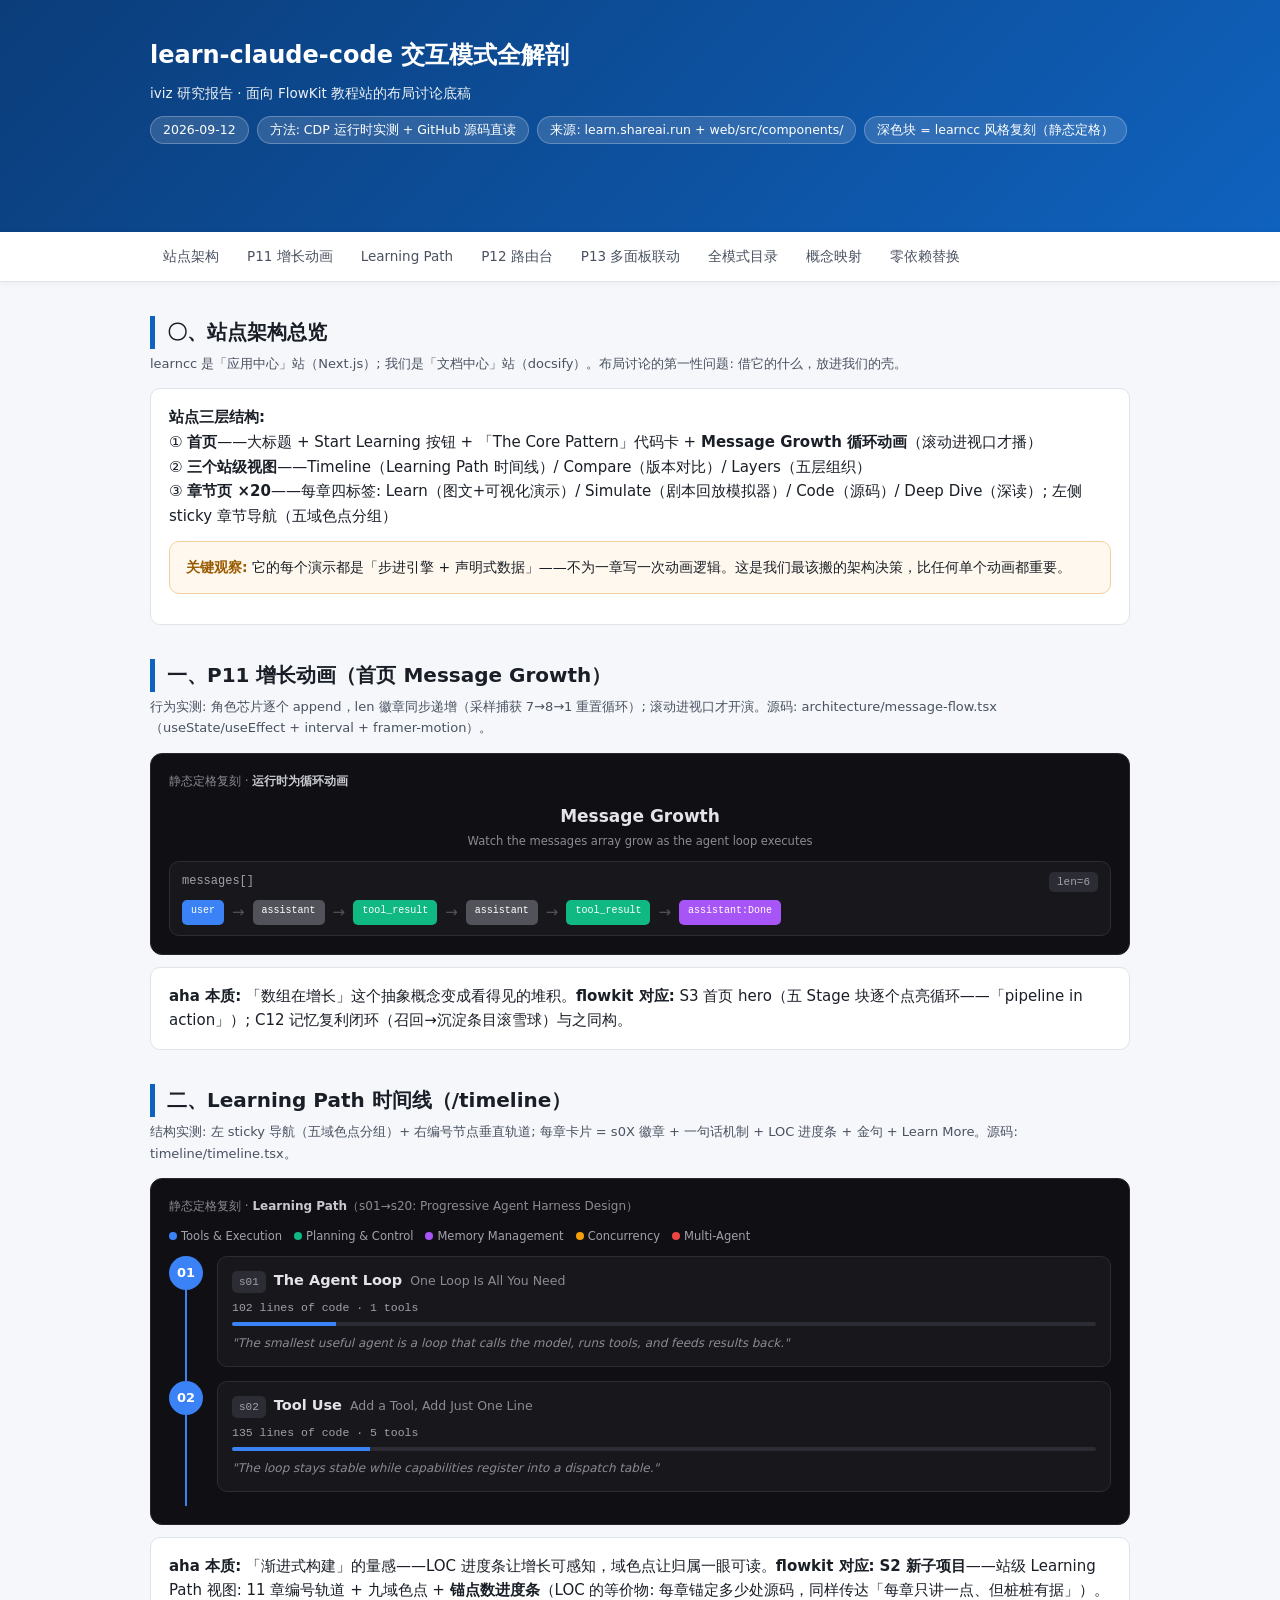
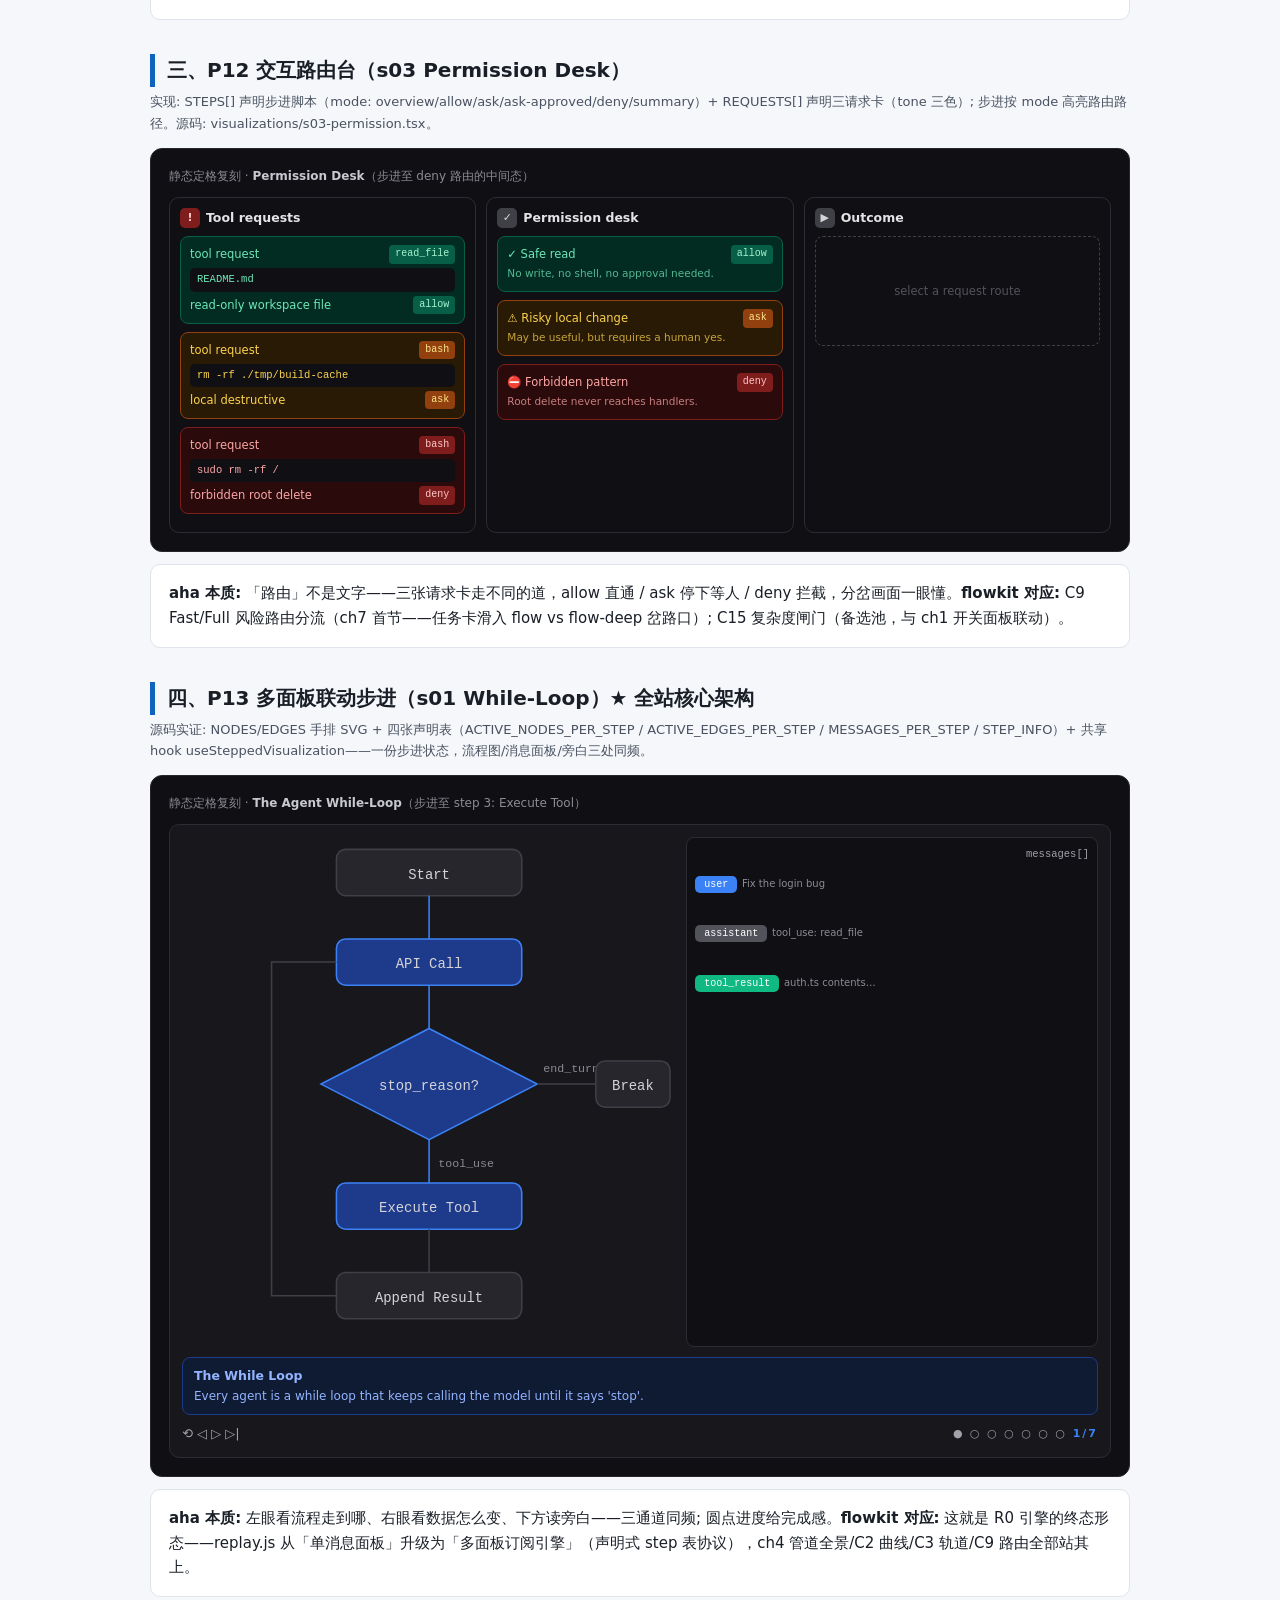
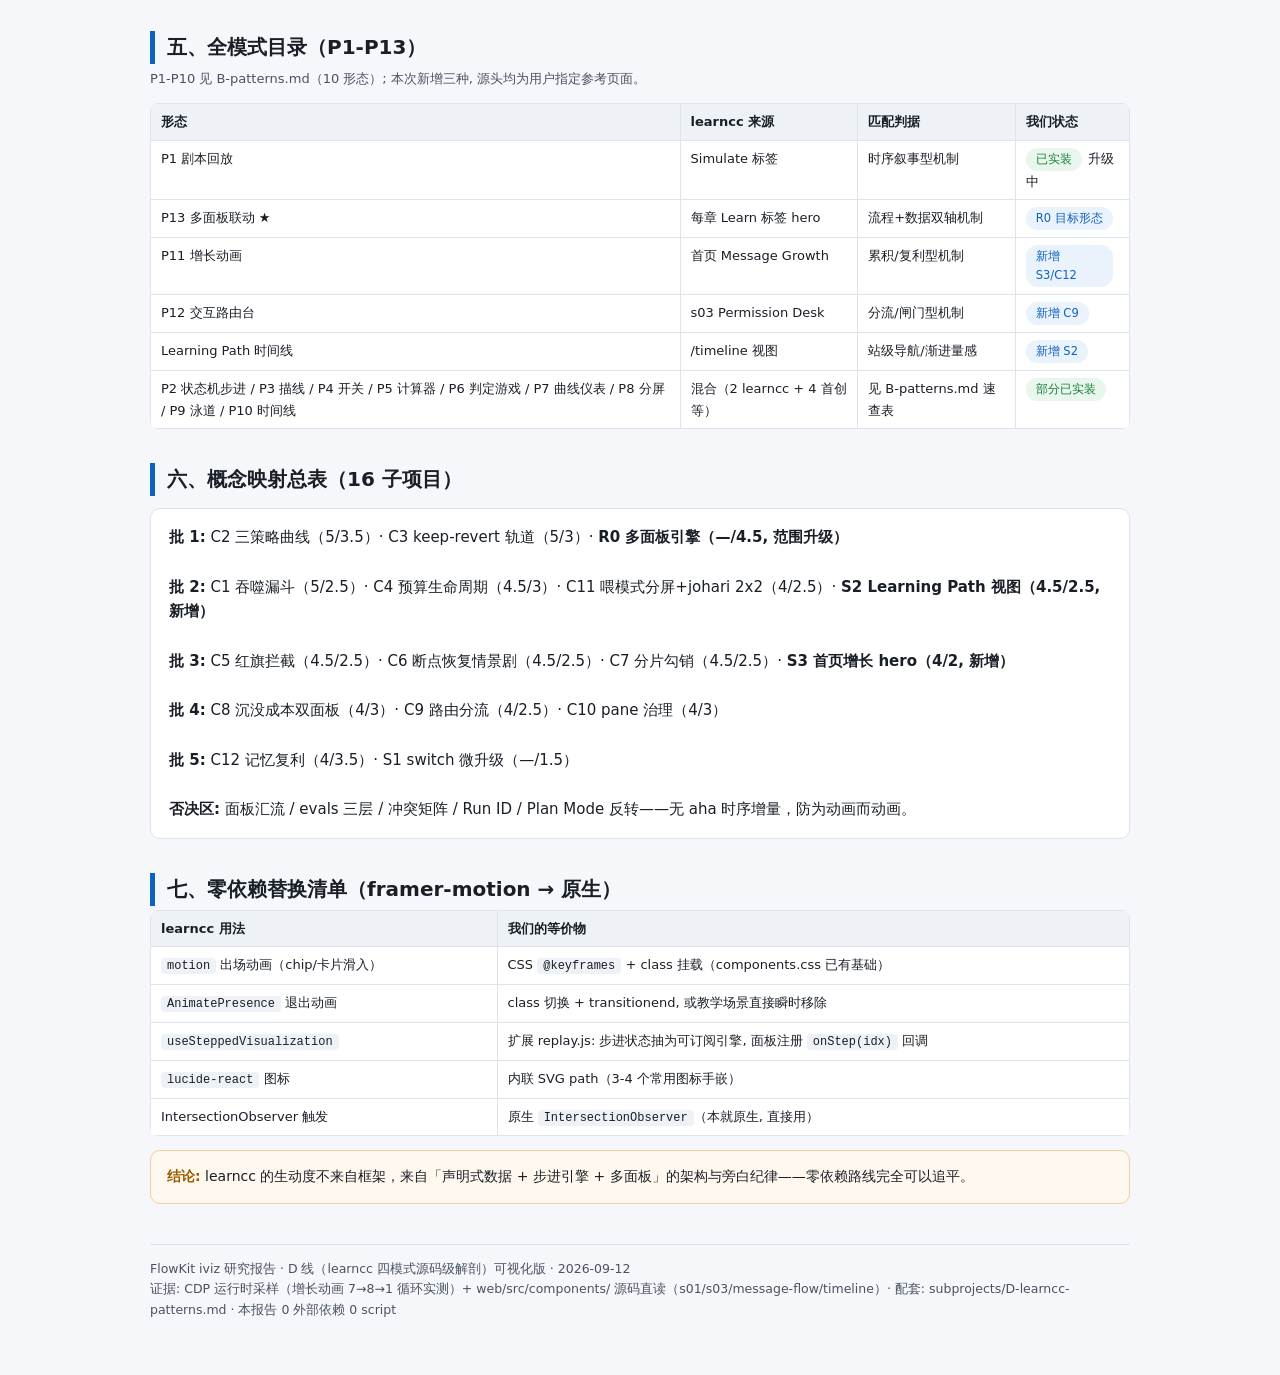
<file: .plan-feat-iviz/report-learncc-patterns.html>
<!DOCTYPE html>
<html lang="zh-CN">
<head>
<meta charset="UTF-8">
<meta name="viewport" content="width=device-width, initial-scale=1.0">
<title>learn-claude-code 交互模式全解剖 · iviz 研究报告</title>
<style>
:root{--primary:#0f62be;--success:#198038;--warning:#ff832b;--danger:#da1e28;--ink:#1a1f27;--ink2:#4a5261;--line:#dfe3ea;--bg:#f5f7fa;--card:#fff}
*{box-sizing:border-box;margin:0;padding:0}
body{font-family:"PingFang SC","Hiragino Sans GB","Microsoft YaHei",system-ui,sans-serif;background:var(--bg);color:var(--ink);line-height:1.65;font-size:15px}
.wrap{max-width:1020px;margin:0 auto;padding:0 20px 60px}
header.hero{background:linear-gradient(135deg,#0b3d7a,var(--primary));color:#fff;padding:36px 20px 28px}
.hero h1{font-size:24px}.hero .sub{margin-top:6px;font-size:13.5px;opacity:.92}.hero .meta{margin-top:12px;display:flex;gap:8px;flex-wrap:wrap}
.hero .meta span{background:rgba(255,255,255,.14);border:1px solid rgba(255,255,255,.25);border-radius:20px;padding:3px 12px;font-size:12.5px}
nav.toc{position:sticky;top:0;z-index:9;background:#fff;border-bottom:1px solid var(--line);box-shadow:0 1px 6px rgba(15,40,80,.06)}
nav.toc .wrap{display:flex;gap:2px;overflow-x:auto;padding:8px 20px}
nav.toc a{white-space:nowrap;color:var(--ink2);text-decoration:none;font-size:13.5px;padding:5px 13px;border-radius:16px}
nav.toc a:hover{background:#eaf2fc;color:var(--primary)}
section{margin-top:34px}
h2.sec{font-size:20px;border-left:5px solid var(--primary);padding-left:12px;margin-bottom:4px}
p.secnote{color:var(--ink2);font-size:13px;margin-bottom:14px}
h3{font-size:16px;margin:20px 0 8px;color:var(--primary)}
.card{background:var(--card);border:1px solid var(--line);border-radius:10px;padding:16px 18px;margin-top:12px}
.callout{background:#fff8ee;border:1px solid #f3cf9f;border-radius:10px;padding:14px 16px;margin:14px 0;font-size:14px}
.callout b{color:#9a5b00}
table{width:100%;border-collapse:collapse;font-size:13px;background:#fff;border-radius:8px;overflow:hidden}
th,td{border:1px solid var(--line);padding:7px 10px;text-align:left;vertical-align:top}
th{background:#eef2f7;font-weight:600}
td code,.card code{background:#eef2f7;border-radius:4px;padding:1px 6px;font-family:ui-monospace,Menlo,monospace;font-size:12px}
/* ===== learncc 深色复刻舞台 ===== */
.lc{background:#101014;border:1px solid #26262c;border-radius:12px;padding:18px;margin:12px 0;color:#e4e4e7}
.lc .cap{font-size:12px;color:#8b8b94;margin-bottom:10px}
.lc .cap b{color:#c8c8d0}
/* 增长动画复刻 */
.lc-msgbox{border:1px solid #2c2c34;border-radius:10px;background:#17171c;padding:10px 12px}
.lc-msgbar{display:flex;justify-content:space-between;align-items:center;font-family:ui-monospace,Menlo,monospace;font-size:12px;color:#a1a1ab;margin-bottom:8px}
.lc-len{background:#2c2c34;border-radius:5px;padding:1px 8px;font-size:11px}
.lc-chips{display:flex;flex-wrap:wrap;gap:6px}
.lc-chip{font-family:ui-monospace,Menlo,monospace;font-size:10px;border-radius:5px;padding:3px 9px;color:#fff}
.lc-user{background:#3b82f6}.lc-asst{background:#52525b}.lc-tool{background:#10b981}.lc-end{background:#a855f7}
.lc-arrow{display:inline-block;margin:0 2px;color:#52525b}
/* Learning Path 复刻 */
.lc-path{display:flex;gap:14px}
.lp-rail{display:flex;flex-direction:column;align-items:center}
.lp-num{width:34px;height:34px;border-radius:50%;background:#3b82f6;color:#fff;font-weight:700;font-size:13px;display:flex;align-items:center;justify-content:center}
.lp-line{width:2px;flex:1;background:#3b82f6;min-height:40px}
.lp-card{flex:1;border:1px solid #2c2c34;border-radius:10px;background:#17171c;padding:12px 14px;margin-bottom:14px}
.lp-head{display:flex;gap:8px;align-items:baseline;flex-wrap:wrap}
.lp-badge{font-family:ui-monospace,Menlo,monospace;font-size:11px;background:#2c2c34;border-radius:5px;padding:2px 7px;color:#a1a1ab}
.lp-title{font-weight:700;font-size:14.5px}
.lp-sub{color:#8b8b94;font-size:12.5px}
.lp-meta{font-family:ui-monospace,Menlo,monospace;font-size:11.5px;color:#a1a1ab;margin:6px 0 4px}
.lp-bar{height:4px;background:#2c2c34;border-radius:3px;overflow:hidden;margin-bottom:8px}
.lp-bar i{display:block;height:100%;background:#3b82f6}
.lp-quote{font-size:12px;color:#8b8b94;font-style:italic}
.lc-legend{display:flex;gap:12px;flex-wrap:wrap;font-size:11.5px;color:#a1a1ab;margin-bottom:10px}
.lc-legend i{display:inline-block;width:8px;height:8px;border-radius:50%;margin-right:4px}
/* Permission Desk 复刻 */
.lc-desk{display:grid;grid-template-columns:1fr 1fr 1fr;gap:10px}
.lc-col{border:1px solid #2c2c34;border-radius:10px;padding:10px;min-height:150px}
.lc-colh{font-size:12.5px;font-weight:600;margin-bottom:8px;display:flex;align-items:center;gap:6px}
.lc-icol{width:20px;height:20px;border-radius:5px;display:inline-flex;align-items:center;justify-content:center;font-size:11px}
.lc-req{border:1px solid;border-radius:8px;padding:8px 9px;margin-bottom:8px;font-size:11.5px}
.lc-req .cmd{font-family:ui-monospace,Menlo,monospace;background:#101014;border-radius:5px;padding:3px 7px;margin:4px 0;display:block;font-size:10.5px}
.lc-tag{float:right;font-family:ui-monospace,Menlo,monospace;font-size:10px;border-radius:4px;padding:1px 6px}
.lc-allow{border-color:#065f46;background:#022c22;color:#6ee7b7}.lc-allow .lc-tag{background:#065f46;color:#a7f3d0}
.lc-ask{border-color:#92400e;background:#291a05;color:#fcd34d}.lc-ask .lc-tag{background:#92400e;color:#fde68a}
.lc-deny{border-color:#7f1d1d;background:#2a0a0a;color:#fca5a5}.lc-deny .lc-tag{background:#7f1d1d;color:#fecaca}
.lc-outcome{border:1px dashed #3f3f46;border-radius:8px;display:flex;align-items:center;justify-content:center;min-height:110px;color:#52525b;font-size:11.5px}
/* While-Loop 复刻 */
.lc-loop{border:1px solid #2c2c34;border-radius:10px;background:#17171c;padding:12px}
.lc-loopgrid{display:grid;grid-template-columns:1.2fr 1fr;gap:10px}
.lc-flow svg{width:100%;height:auto;display:block}
.lc-msgs{border:1px solid #2c2c34;border-radius:8px;background:#101014;padding:8px;min-height:150px}
.lc-msgs .t{font-family:ui-monospace,Menlo,monospace;font-size:10.5px;color:#a1a1ab;text-align:right;margin-bottom:6px}
.lc-note{margin-top:10px;border:1px solid #1e3a8a;background:#0f1a33;color:#93b4ff;border-radius:8px;padding:8px 11px;font-size:12px}
.lc-note b{display:block;font-size:12.5px}
.lc-ctrl{display:flex;justify-content:space-between;align-items:center;margin-top:8px;color:#a1a1ab;font-size:13px}
.lc-dots{font-size:11px;letter-spacing:2px}
.lc-dots b{color:#3b82f6}
/* 状态高亮 */
.node{fill:#26262c;stroke:#3f3f46}
.node.on{fill:#1e3a8a;stroke:#3b82f6}
.ndlabel{fill:#d4d4d8;font-size:9px;font-family:ui-monospace,Menlo,monospace;text-anchor:middle}
.edge{stroke:#3f3f46;fill:none}
.edge.on{stroke:#3b82f6}
.tagtxt{fill:#8b8b94;font-size:7.5px;font-family:ui-monospace,Menlo,monospace}
/* 通用 */
.grid2{display:grid;grid-template-columns:1fr 1fr;gap:12px}
@media(max-width:760px){.grid2,.lc-desk,.lc-loopgrid{grid-template-columns:1fr}}
footer{margin-top:40px;border-top:1px solid var(--line);padding-top:14px;color:var(--ink2);font-size:12.5px}
.badge{display:inline-block;font-size:11.5px;border-radius:12px;padding:2px 10px;margin-right:6px}
.b-src{background:#eaf2fc;color:var(--primary)}.b-ours{background:#e9f6ee;color:var(--success)}
</style>
</head>
<body>

<header class="hero"><div class="wrap">
  <h1>learn-claude-code 交互模式全解剖</h1>
  <div class="sub">iviz 研究报告 · 面向 FlowKit 教程站的布局讨论底稿</div>
  <div class="meta"><span>2026-09-12</span><span>方法: CDP 运行时实测 + GitHub 源码直读</span><span>来源: learn.shareai.run + web/src/components/</span><span>深色块 = learncc 风格复刻（静态定格）</span></div>
</div></header>

<nav class="toc"><div class="wrap">
  <a href="#s0">站点架构</a><a href="#s1">P11 增长动画</a><a href="#s2">Learning Path</a><a href="#s3">P12 路由台</a><a href="#s4">P13 多面板联动</a><a href="#s5">全模式目录</a><a href="#s6">概念映射</a><a href="#s7">零依赖替换</a>
</div></nav>

<div class="wrap">

<section id="s0">
  <h2 class="sec">〇、站点架构总览</h2>
  <p class="secnote">learncc 是「应用中心」站（Next.js）; 我们是「文档中心」站（docsify）。布局讨论的第一性问题: 借它的什么，放进我们的壳。</p>
  <div class="card">
    <b>站点三层结构:</b><br>
    ① <b>首页</b>——大标题 + Start Learning 按钮 + 「The Core Pattern」代码卡 + <b>Message Growth 循环动画</b>（滚动进视口才播）<br>
    ② <b>三个站级视图</b>——Timeline（Learning Path 时间线）/ Compare（版本对比）/ Layers（五层组织）<br>
    ③ <b>章节页 ×20</b>——每章四标签: Learn（图文+可视化演示）/ Simulate（剧本回放模拟器）/ Code（源码）/ Deep Dive（深读）; 左侧 sticky 章节导航（五域色点分组）
    <div class="callout" style="margin-top:12px"><b>关键观察:</b> 它的每个演示都是「步进引擎 + 声明式数据」——不为一章写一次动画逻辑。这是我们最该搬的架构决策，比任何单个动画都重要。</div>
  </div>
</section>

<section id="s1">
  <h2 class="sec">一、P11 增长动画（首页 Message Growth）</h2>
  <p class="secnote">行为实测: 角色芯片逐个 append，len 徽章同步递增（采样捕获 7→8→1 重置循环）; 滚动进视口才开演。源码: architecture/message-flow.tsx（useState/useEffect + interval + framer-motion）。</p>
  <div class="lc"><div class="cap">静态定格复刻 · <b>运行时为循环动画</b></div>
    <div style="text-align:center;font-size:17px;font-weight:700;margin-bottom:2px">Message Growth</div>
    <div style="text-align:center;font-size:11.5px;color:#8b8b94;margin-bottom:10px">Watch the messages array grow as the agent loop executes</div>
    <div class="lc-msgbox">
      <div class="lc-msgbar"><span>messages[]</span><span class="lc-len">len=6</span></div>
      <div class="lc-chips"><span class="lc-chip lc-user">user</span><span class="lc-arrow">→</span><span class="lc-chip lc-asst">assistant</span><span class="lc-arrow">→</span><span class="lc-chip lc-tool">tool_result</span><span class="lc-arrow">→</span><span class="lc-chip lc-asst">assistant</span><span class="lc-arrow">→</span><span class="lc-chip lc-tool">tool_result</span><span class="lc-arrow">→</span><span class="lc-chip lc-end">assistant:Done</span></div>
    </div>
  </div>
  <div class="card"><b>aha 本质:</b> 「数组在增长」这个抽象概念变成看得见的堆积。<b>flowkit 对应:</b> S3 首页 hero（五 Stage 块逐个点亮循环——「pipeline in action」）; C12 记忆复利闭环（召回→沉淀条目滚雪球）与之同构。</div>
</section>

<section id="s2">
  <h2 class="sec">二、Learning Path 时间线（/timeline）</h2>
  <p class="secnote">结构实测: 左 sticky 导航（五域色点分组）+ 右编号节点垂直轨道; 每章卡片 = s0X 徽章 + 一句话机制 + LOC 进度条 + 金句 + Learn More。源码: timeline/timeline.tsx。</p>
  <div class="lc"><div class="cap">静态定格复刻 · <b>Learning Path</b>（s01→s20: Progressive Agent Harness Design）</div>
    <div class="lc-legend"><span><i style="background:#3b82f6"></i>Tools & Execution</span><span><i style="background:#10b981"></i>Planning & Control</span><span><i style="background:#a855f7"></i>Memory Management</span><span><i style="background:#f59e0b"></i>Concurrency</span><span><i style="background:#ef4444"></i>Multi-Agent</span></div>
    <div class="lc-path">
      <div class="lp-rail"><div class="lp-num">01</div><div class="lp-line"></div></div>
      <div class="lp-card"><div class="lp-head"><span class="lp-badge">s01</span><span class="lp-title">The Agent Loop</span><span class="lp-sub">One Loop Is All You Need</span></div>
        <div class="lp-meta">102 lines of code · 1 tools</div>
        <div class="lp-bar"><i style="width:12%"></i></div>
        <div class="lp-quote">"The smallest useful agent is a loop that calls the model, runs tools, and feeds results back."</div></div>
    </div>
    <div class="lc-path">
      <div class="lp-rail"><div class="lp-num">02</div><div class="lp-line"></div></div>
      <div class="lp-card"><div class="lp-head"><span class="lp-badge">s02</span><span class="lp-title">Tool Use</span><span class="lp-sub">Add a Tool, Add Just One Line</span></div>
        <div class="lp-meta">135 lines of code · 5 tools</div>
        <div class="lp-bar"><i style="width:16%"></i></div>
        <div class="lp-quote">"The loop stays stable while capabilities register into a dispatch table."</div></div>
    </div>
  </div>
  <div class="card"><b>aha 本质:</b> 「渐进式构建」的量感——LOC 进度条让增长可感知，域色点让归属一眼可读。<b>flowkit 对应:</b> <b>S2 新子项目</b>——站级 Learning Path 视图: 11 章编号轨道 + 九域色点 + <b>锚点数进度条</b>（LOC 的等价物: 每章锚定多少处源码，同样传达「每章只讲一点、但桩桩有据」）。</div>
</section>

<section id="s3">
  <h2 class="sec">三、P12 交互路由台（s03 Permission Desk）</h2>
  <p class="secnote">实现: STEPS[] 声明步进脚本（mode: overview/allow/ask/ask-approved/deny/summary）+ REQUESTS[] 声明三请求卡（tone 三色）; 步进按 mode 高亮路由路径。源码: visualizations/s03-permission.tsx。</p>
  <div class="lc"><div class="cap">静态定格复刻 · <b>Permission Desk</b>（步进至 deny 路由的中间态）</div>
    <div class="lc-desk">
      <div class="lc-col"><div class="lc-colh"><span class="lc-icol" style="background:#7f1d1d;color:#fecaca">!</span>Tool requests</div>
        <div class="lc-req lc-allow">tool request <span class="lc-tag">read_file</span><span class="cmd">README.md</span>read-only workspace file <span class="lc-tag">allow</span></div>
        <div class="lc-req lc-ask">tool request <span class="lc-tag">bash</span><span class="cmd">rm -rf ./tmp/build-cache</span>local destructive <span class="lc-tag">ask</span></div>
        <div class="lc-req lc-deny">tool request <span class="lc-tag">bash</span><span class="cmd">sudo rm -rf /</span>forbidden root delete <span class="lc-tag">deny</span></div>
      </div>
      <div class="lc-col"><div class="lc-colh"><span class="lc-icol" style="background:#3f3f46;color:#d4d4d8">✓</span>Permission desk</div>
        <div class="lc-req lc-allow">✓ Safe read <span class="lc-tag">allow</span><br><span style="font-size:10.5px;opacity:.75">No write, no shell, no approval needed.</span></div>
        <div class="lc-req lc-ask">⚠ Risky local change <span class="lc-tag">ask</span><br><span style="font-size:10.5px;opacity:.75">May be useful, but requires a human yes.</span></div>
        <div class="lc-req lc-deny">⛔ Forbidden pattern <span class="lc-tag">deny</span><br><span style="font-size:10.5px;opacity:.75">Root delete never reaches handlers.</span></div>
      </div>
      <div class="lc-col"><div class="lc-colh"><span class="lc-icol" style="background:#3f3f46;color:#d4d4d8">▶</span>Outcome</div>
        <div class="lc-outcome">select a request route</div>
      </div>
    </div>
  </div>
  <div class="card"><b>aha 本质:</b> 「路由」不是文字——三张请求卡走不同的道，allow 直通 / ask 停下等人 / deny 拦截，分岔画面一眼懂。<b>flowkit 对应:</b> C9 Fast/Full 风险路由分流（ch7 首节——任务卡滑入 flow vs flow-deep 岔路口）; C15 复杂度闸门（备选池，与 ch1 开关面板联动）。</div>
</section>

<section id="s4">
  <h2 class="sec">四、P13 多面板联动步进（s01 While-Loop）★ 全站核心架构</h2>
  <p class="secnote">源码实证: NODES/EDGES 手排 SVG + 四张声明表（ACTIVE_NODES_PER_STEP / ACTIVE_EDGES_PER_STEP / MESSAGES_PER_STEP / STEP_INFO）+ 共享 hook useSteppedVisualization——一份步进状态，流程图/消息面板/旁白三处同频。</p>
  <div class="lc"><div class="cap">静态定格复刻 · <b>The Agent While-Loop</b>（步进至 step 3: Execute Tool）</div>
    <div class="lc-loop">
      <div class="lc-loopgrid">
        <div class="lc-flow">
          <svg viewBox="0 0 320 330" xmlns="http://www.w3.org/2000/svg">
            <rect class="node" x="100" y="8" width="120" height="30" rx="6"/><text class="ndlabel" x="160" y="27">Start</text>
            <path class="edge on" d="M160 38 L160 66"/>
            <rect class="node on" x="100" y="66" width="120" height="30" rx="6"/><text class="ndlabel" x="160" y="85">API Call</text>
            <path class="edge on" d="M160 96 L160 124"/>
            <polygon class="node on" points="160,124 230,160 160,196 90,160"/><text class="ndlabel" x="160" y="164">stop_reason?</text>
            <path class="edge" d="M230 160 L268 160"/><text class="tagtxt" x="234" y="152">end_turn</text>
            <rect class="node" x="268" y="145" width="48" height="30" rx="6"/><text class="ndlabel" x="292" y="164">Break</text>
            <path class="edge on" d="M160 196 L160 224"/><text class="tagtxt" x="166" y="214">tool_use</text>
            <rect class="node on" x="100" y="224" width="120" height="30" rx="6"/><text class="ndlabel" x="160" y="243">Execute Tool</text>
            <path class="edge" d="M160 254 L160 282"/>
            <rect class="node" x="100" y="282" width="120" height="30" rx="6"/><text class="ndlabel" x="160" y="301">Append Result</text>
            <path class="edge" d="M100 297 L58 297 L58 81 L100 81"/>
          </svg>
        </div>
        <div class="lc-msgs"><div class="t">messages[]</div>
          <span class="lc-chip lc-user">user</span> <span style="font-size:10px;color:#8b8b94">Fix the login bug</span><br><br>
          <span class="lc-chip lc-asst">assistant</span> <span style="font-size:10px;color:#8b8b94">tool_use: read_file</span><br><br>
          <span class="lc-chip lc-tool">tool_result</span> <span style="font-size:10px;color:#8b8b94">auth.ts contents…</span>
        </div>
      </div>
      <div class="lc-note"><b>The While Loop</b>Every agent is a while loop that keeps calling the model until it says 'stop'.</div>
      <div class="lc-ctrl"><span>⟲ ◁ ▷ ▷|</span><span class="lc-dots">● ○ ○ ○ ○ ○ ○ <b>1/7</b></span></div>
    </div>
  </div>
  <div class="card"><b>aha 本质:</b> 左眼看流程走到哪、右眼看数据怎么变、下方读旁白——三通道同频; 圆点进度给完成感。<b>flowkit 对应:</b> 这就是 R0 引擎的终态形态——replay.js 从「单消息面板」升级为「多面板订阅引擎」（声明式 step 表协议），ch4 管道全景/C2 曲线/C3 轨道/C9 路由全部站其上。</div>
</section>

<section id="s5">
  <h2 class="sec">五、全模式目录（P1-P13）</h2>
  <p class="secnote">P1-P10 见 B-patterns.md（10 形态）; 本次新增三种, 源头均为用户指定参考页面。</p>
  <table>
    <tr><th>形态</th><th>learncc 来源</th><th>匹配判据</th><th>我们状态</th></tr>
    <tr><td>P1 剧本回放</td><td>Simulate 标签</td><td>时序叙事型机制</td><td><span class="badge b-ours">已实装</span>升级中</td></tr>
    <tr><td>P13 多面板联动 ★</td><td>每章 Learn 标签 hero</td><td>流程+数据双轴机制</td><td><span class="badge b-src">R0 目标形态</span></td></tr>
    <tr><td>P11 增长动画</td><td>首页 Message Growth</td><td>累积/复利型机制</td><td><span class="badge b-src">新增 S3/C12</span></td></tr>
    <tr><td>P12 交互路由台</td><td>s03 Permission Desk</td><td>分流/闸门型机制</td><td><span class="badge b-src">新增 C9</span></td></tr>
    <tr><td>Learning Path 时间线</td><td>/timeline 视图</td><td>站级导航/渐进量感</td><td><span class="badge b-src">新增 S2</span></td></tr>
    <tr><td>P2 状态机步进 / P3 描线 / P4 开关 / P5 计算器 / P6 判定游戏 / P7 曲线仪表 / P8 分屏 / P9 泳道 / P10 时间线</td><td>混合（2 learncc + 4 首创等）</td><td>见 B-patterns.md 速查表</td><td><span class="badge b-ours">部分已实装</span></td></tr>
  </table>
</section>

<section id="s6">
  <h2 class="sec">六、概念映射总表（16 子项目）</h2>
  <div class="card">
    <b>批 1:</b> C2 三策略曲线（5/3.5）· C3 keep-revert 轨道（5/3）· <b>R0 多面板引擎（—/4.5, 范围升级）</b><br><br>
    <b>批 2:</b> C1 吞噬漏斗（5/2.5）· C4 预算生命周期（4.5/3）· C11 喂模式分屏+johari 2x2（4/2.5）· <b>S2 Learning Path 视图（4.5/2.5, 新增）</b><br><br>
    <b>批 3:</b> C5 红旗拦截（4.5/2.5）· C6 断点恢复情景剧（4.5/2.5）· C7 分片勾销（4.5/2.5）· <b>S3 首页增长 hero（4/2, 新增）</b><br><br>
    <b>批 4:</b> C8 沉没成本双面板（4/3）· C9 路由分流（4/2.5）· C10 pane 治理（4/3）<br><br>
    <b>批 5:</b> C12 记忆复利（4/3.5）· S1 switch 微升级（—/1.5）<br><br>
    <b>否决区:</b> 面板汇流 / evals 三层 / 冲突矩阵 / Run ID / Plan Mode 反转——无 aha 时序增量，防为动画而动画。
  </div>
</section>

<section id="s7">
  <h2 class="sec">七、零依赖替换清单（framer-motion → 原生）</h2>
  <table>
    <tr><th>learncc 用法</th><th>我们的等价物</th></tr>
    <tr><td><code>motion</code> 出场动画（chip/卡片滑入）</td><td>CSS <code>@keyframes</code> + class 挂载（components.css 已有基础）</td></tr>
    <tr><td><code>AnimatePresence</code> 退出动画</td><td>class 切换 + transitionend, 或教学场景直接瞬时移除</td></tr>
    <tr><td><code>useSteppedVisualization</code></td><td>扩展 replay.js: 步进状态抽为可订阅引擎, 面板注册 <code>onStep(idx)</code> 回调</td></tr>
    <tr><td><code>lucide-react</code> 图标</td><td>内联 SVG path（3-4 个常用图标手嵌）</td></tr>
    <tr><td>IntersectionObserver 触发</td><td>原生 <code>IntersectionObserver</code>（本就原生, 直接用）</td></tr>
  </table>
  <div class="callout"><b>结论:</b> learncc 的生动度不来自框架，来自「声明式数据 + 步进引擎 + 多面板」的架构与旁白纪律——零依赖路线完全可以追平。</div>
</section>

<footer>
  FlowKit iviz 研究报告 · D 线（learncc 四模式源码级解剖）可视化版 · 2026-09-12<br>
  证据: CDP 运行时采样（增长动画 7→8→1 循环实测）+ web/src/components/ 源码直读（s01/s03/message-flow/timeline）· 配套: subprojects/D-learncc-patterns.md · 本报告 0 外部依赖 0 script
</footer>

</div>
</body>
</html>
</file>
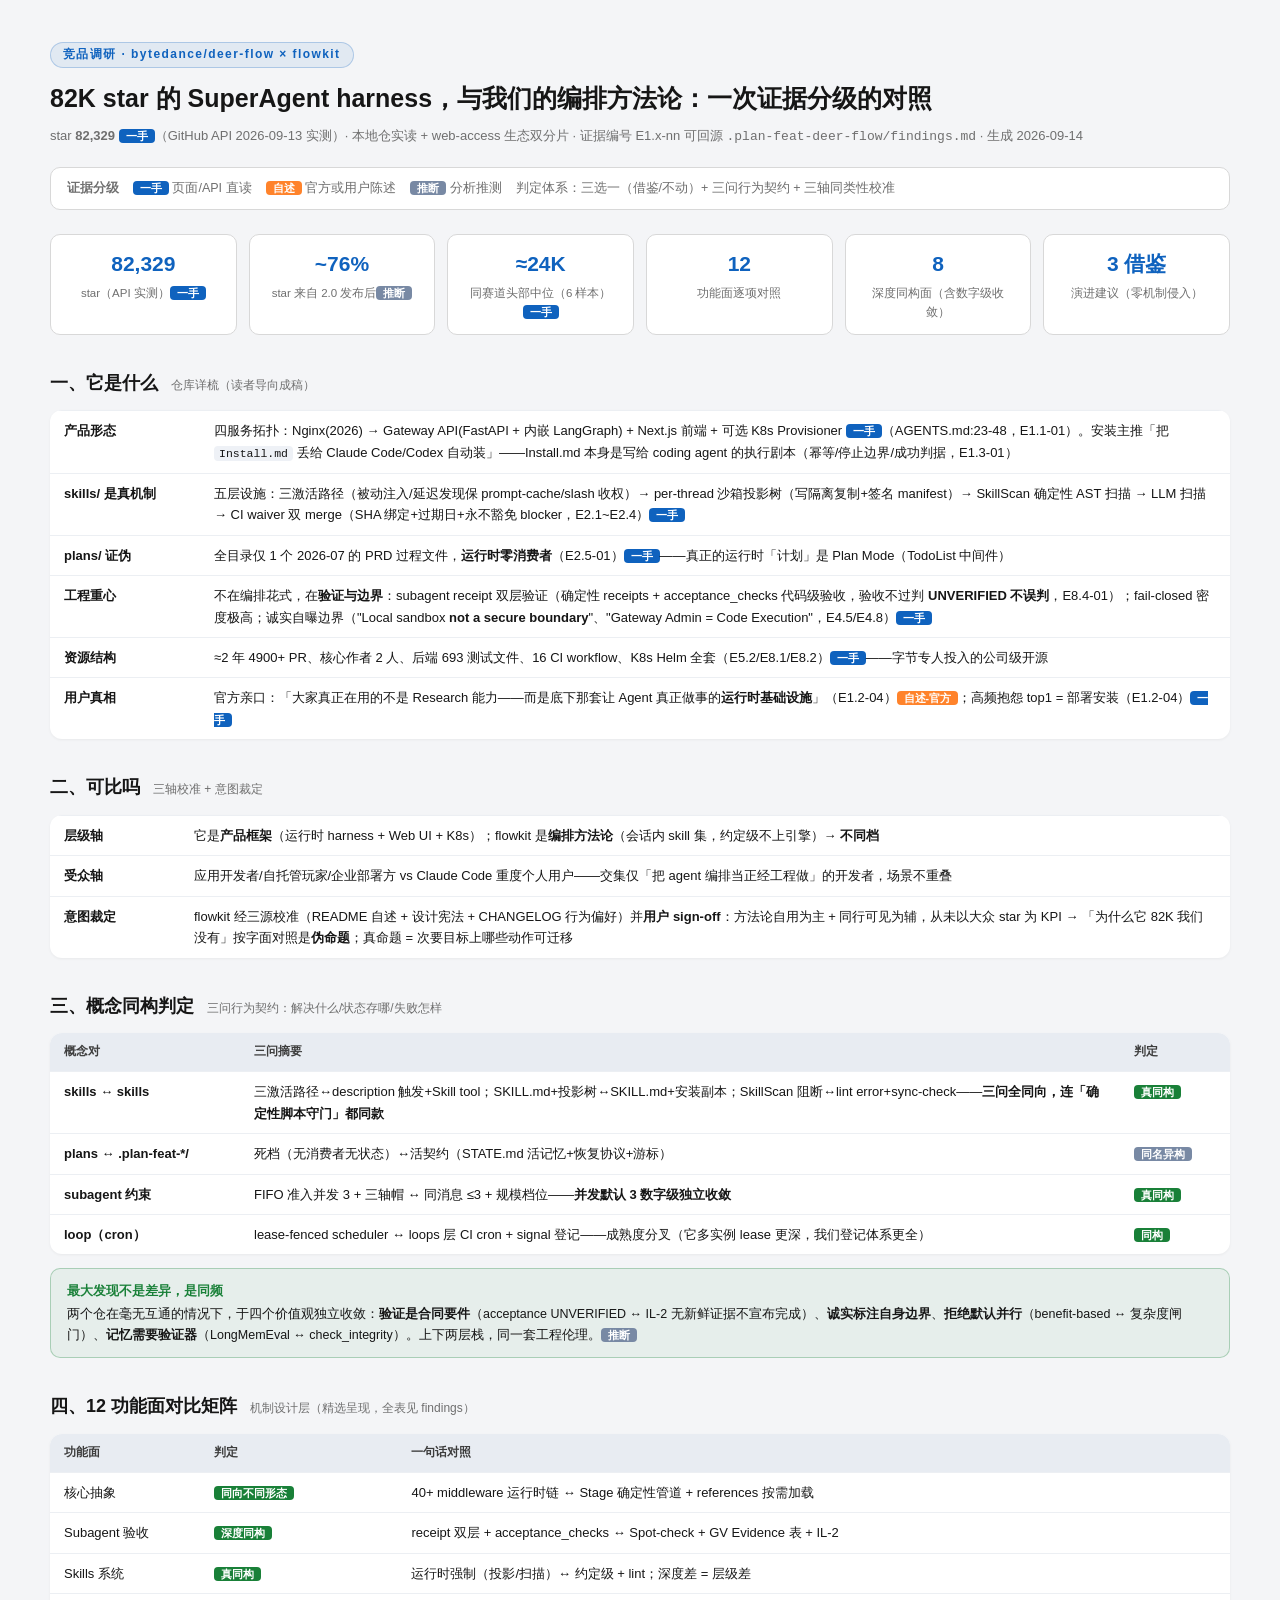
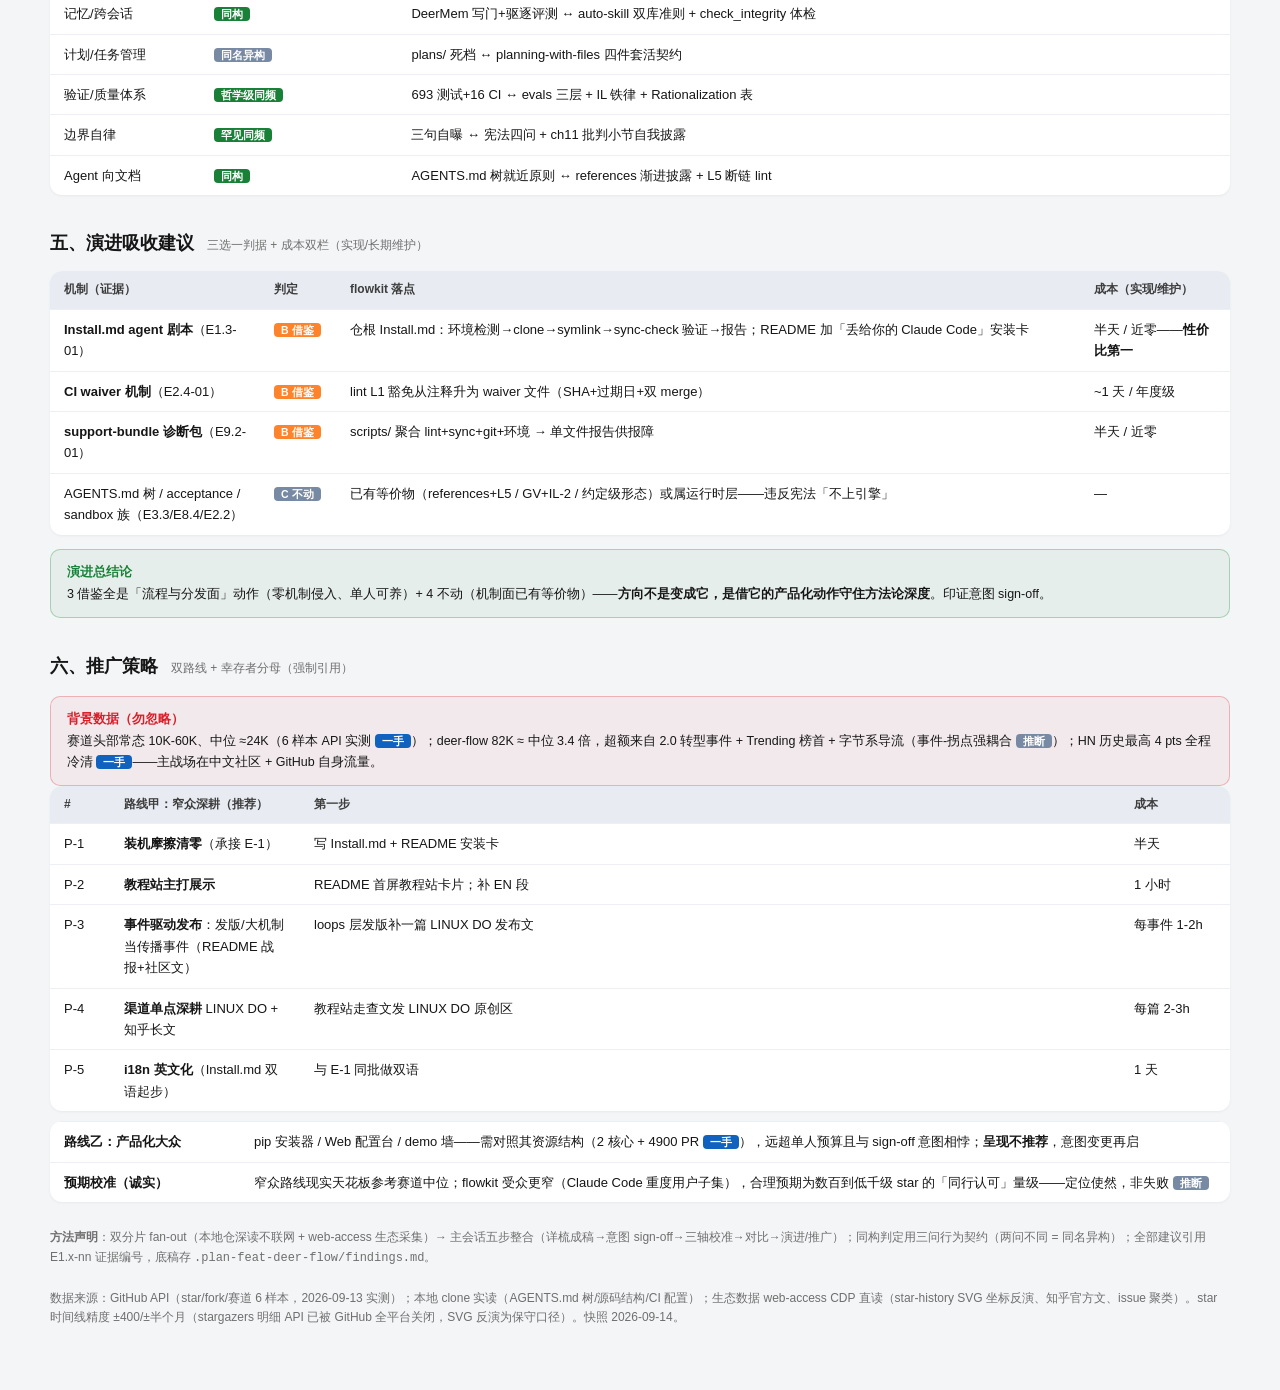
<file: res/deer-flow-research.html>
<!DOCTYPE html>
<html lang="zh-CN">
<head>
<meta charset="UTF-8">
<meta name="viewport" content="width=device-width, initial-scale=1.0">
<title>deer-flow 对照调研 · flowkit 演进与推广</title>
<!-- ============================================================
  竞品调研报告页（2026-09-14）
  对象：bytedance/deer-flow（star 82,329，GitHub API 实测 2026-09-13）
  方法：双分片 fan-out（本地仓深读 explorer + web-access 生态 eco-scout）
        → 主会话整合；证据编号 E1.x-nn 可回源 findings 底稿
  模版裁剪：ex-web 四件套为代码讲解设计，本页裁剪为调研报告六段形态
============================================================= -->
<style>
  :root {
    --primary: #0f62be; --success: #198038; --warning: #ff832b; --danger: #da1e28;
    --ink: #161616; --muted: #6f6f6f; --line: #d8d8d8;
    --bg: #f4f5f7; --card: #fff; --code-bg: #eef1f6;
  }
  * { margin: 0; padding: 0; box-sizing: border-box; }
  body { font-family: -apple-system, BlinkMacSystemFont, "PingFang SC", "Helvetica Neue", sans-serif; background: var(--bg); color: var(--ink); padding: 40px 24px 64px; line-height: 1.65; }
  .wrap { max-width: 1180px; margin: 0 auto; }
  .eyebrow { display: inline-block; font-size: 12px; font-weight: 600; letter-spacing: .12em; color: var(--primary); background: rgba(15,98,190,.08); border: 1px solid rgba(15,98,190,.25); border-radius: 999px; padding: 2px 12px; margin-bottom: 10px; }
  h1 { font-size: 25px; font-weight: 700; }
  .meta { color: var(--muted); font-size: 13px; margin: 6px 0 20px; }
  h2 { font-size: 18px; margin: 34px 0 12px; }
  h2 small { font-size: 12px; color: var(--muted); font-weight: 400; margin-left: 8px; }
  .legend { display: flex; flex-wrap: wrap; gap: 14px; background: var(--card); border: 1px solid var(--line); border-radius: 10px; padding: 10px 16px; margin-bottom: 24px; font-size: 12.5px; color: var(--muted); }
  .badge { font-size: 10.5px; font-weight: 700; border-radius: 4px; padding: 1px 7px; color: #fff; }
  .b-first { background: var(--primary); } .b-self { background: var(--warning); } .b-inf { background: #7889a4; }
  .stats { display: flex; flex-wrap: wrap; gap: 12px; margin-bottom: 16px; }
  .stat-card { flex: 1; min-width: 150px; background: var(--card); border: 1px solid var(--line); border-radius: 10px; padding: 12px 16px; text-align: center; }
  .stat-card .num { font-size: 21px; font-weight: 700; color: var(--primary); }
  .stat-card .lbl { font-size: 11.5px; color: var(--muted); margin-top: 2px; }
  table { width: 100%; border-collapse: collapse; background: var(--card); border-radius: 12px; overflow: hidden; font-size: 13px; box-shadow: 0 1px 3px rgba(0,0,0,.05); }
  th { background: #e8ecf2; text-align: left; padding: 9px 14px; font-size: 12px; color: #3d3d3d; }
  td { padding: 9px 14px; border-top: 1px solid #eceff3; vertical-align: top; }
  td code { font-family: "SF Mono", Menlo, monospace; font-size: 11.5px; background: var(--code-bg); border-radius: 4px; padding: 1px 5px; }
  tr:hover td { background: #f7f9fc; }
  .callout { border-radius: 10px; padding: 12px 16px; margin: 14px 0 0; font-size: 12.5px; }
  .callout.good { background: rgba(25,128,56,.06); border: 1px solid rgba(25,128,56,.3); }
  .callout.warn { background: rgba(218,30,40,.05); border: 1px solid rgba(218,30,40,.28); }
  .callout b.t { display: block; margin-bottom: 2px; }
  .callout.good b.t { color: var(--success); } .callout.warn b.t { color: var(--danger); }
  .pill { font-size: 10.5px; font-weight: 700; border-radius: 4px; padding: 1px 7px; color: #fff; white-space: nowrap; }
  .p-a { background: var(--primary); } .p-b { background: var(--warning); } .p-c { background: #7889a4; }
  .p-ok { background: var(--success); } .p-no { background: #7889a4; }
  footer { margin-top: 26px; color: var(--muted); font-size: 12px; }
</style>
</head>
<body>
<div class="wrap">

  <header>
    <span class="eyebrow">竞品调研 · bytedance/deer-flow × flowkit</span>
    <h1>82K star 的 SuperAgent harness，与我们的编排方法论：一次证据分级的对照</h1>
    <div class="meta">star <b>82,329</b> <span class="badge b-first">一手</span>（GitHub API 2026-09-13 实测）· 本地仓实读 + web-access 生态双分片 · 证据编号 E1.x-nn 可回源 <code>.plan-feat-deer-flow/findings.md</code> · 生成 2026-09-14</div>
  </header>

  <div class="legend"><b>证据分级</b>
    <span><span class="badge b-first">一手</span> 页面/API 直读</span>
    <span><span class="badge b-self">自述</span> 官方或用户陈述</span>
    <span><span class="badge b-inf">推断</span> 分析推测</span>
    <span>判定体系：三选一（借鉴/不动）+ 三问行为契约 + 三轴同类性校准</span>
  </div>

  <div class="stats">
    <div class="stat-card"><div class="num">82,329</div><div class="lbl">star（API 实测）<span class="badge b-first">一手</span></div></div>
    <div class="stat-card"><div class="num">~76%</div><div class="lbl">star 来自 2.0 发布后<span class="badge b-inf">推断</span></div></div>
    <div class="stat-card"><div class="num">≈24K</div><div class="lbl">同赛道头部中位（6 样本）<span class="badge b-first">一手</span></div></div>
    <div class="stat-card"><div class="num">12</div><div class="lbl">功能面逐项对照</div></div>
    <div class="stat-card"><div class="num">8</div><div class="lbl">深度同构面（含数字级收敛）</div></div>
    <div class="stat-card"><div class="num">3 借鉴</div><div class="lbl">演进建议（零机制侵入）</div></div>
  </div>

  <h2>一、它是什么 <small>仓库详梳（读者导向成稿）</small></h2>
  <table>
    <tr><td style="width:150px"><b>产品形态</b></td><td>四服务拓扑：Nginx(2026) → Gateway API(FastAPI + 内嵌 LangGraph) + Next.js 前端 + 可选 K8s Provisioner <span class="badge b-first">一手</span>（AGENTS.md:23-48，E1.1-01）。安装主推「把 <code>Install.md</code> 丢给 Claude Code/Codex 自动装」——Install.md 本身是写给 coding agent 的执行剧本（幂等/停止边界/成功判据，E1.3-01）</td></tr>
    <tr><td><b>skills/ 是真机制</b></td><td>五层设施：三激活路径（被动注入/延迟发现保 prompt-cache/slash 收权）→ per-thread 沙箱投影树（写隔离复制+签名 manifest）→ SkillScan 确定性 AST 扫描 → LLM 扫描 → CI waiver 双 merge（SHA 绑定+过期日+永不豁免 blocker，E2.1~E2.4）<span class="badge b-first">一手</span></td></tr>
    <tr><td><b>plans/ 证伪</b></td><td>全目录仅 1 个 2026-07 的 PRD 过程文件，<b>运行时零消费者</b>（E2.5-01）<span class="badge b-first">一手</span>——真正的运行时「计划」是 Plan Mode（TodoList 中间件）</td></tr>
    <tr><td><b>工程重心</b></td><td>不在编排花式，在<b>验证与边界</b>：subagent receipt 双层验证（确定性 receipts + acceptance_checks 代码级验收，验收不过判 <b>UNVERIFIED 不误判</b>，E8.4-01）；fail-closed 密度极高；诚实自曝边界（"Local sandbox <b>not a secure boundary</b>"、"Gateway Admin = Code Execution"，E4.5/E4.8）<span class="badge b-first">一手</span></td></tr>
    <tr><td><b>资源结构</b></td><td>≈2 年 4900+ PR、核心作者 2 人、后端 693 测试文件、16 CI workflow、K8s Helm 全套（E5.2/E8.1/E8.2）<span class="badge b-first">一手</span>——字节专人投入的公司级开源</td></tr>
    <tr><td><b>用户真相</b></td><td>官方亲口：「大家真正在用的不是 Research 能力——而是底下那套让 Agent 真正做事的<b>运行时基础设施</b>」（E1.2-04）<span class="badge b-self">自述-官方</span>；高频抱怨 top1 = 部署安装（E1.2-04）<span class="badge b-first">一手</span></td></tr>
  </table>

  <h2>二、可比吗 <small>三轴校准 + 意图裁定</small></h2>
  <table>
    <tr><td style="width:130px"><b>层级轴</b></td><td>它是<b>产品框架</b>（运行时 harness + Web UI + K8s）；flowkit 是<b>编排方法论</b>（会话内 skill 集，约定级不上引擎）→ <b>不同档</b></td></tr>
    <tr><td><b>受众轴</b></td><td>应用开发者/自托管玩家/企业部署方 vs Claude Code 重度个人用户——交集仅「把 agent 编排当正经工程做」的开发者，场景不重叠</td></tr>
    <tr><td><b>意图裁定</b></td><td>flowkit 经三源校准（README 自述 + 设计宪法 + CHANGELOG 行为偏好）并<b>用户 sign-off</b>：方法论自用为主 + 同行可见为辅，从未以大众 star 为 KPI → 「为什么它 82K 我们没有」按字面对照是<b>伪命题</b>；真命题 = 次要目标上哪些动作可迁移</td></tr>
  </table>

  <h2>三、概念同构判定 <small>三问行为契约：解决什么/状态存哪/失败怎样</small></h2>
  <table>
    <thead><tr><th style="width:190px">概念对</th><th>三问摘要</th><th style="width:110px">判定</th></tr></thead>
    <tbody>
    <tr><td><b>skills ↔ skills</b></td><td>三激活路径↔description 触发+Skill tool；SKILL.md+投影树↔SKILL.md+安装副本；SkillScan 阻断↔lint error+sync-check——<b>三问全同向，连「确定性脚本守门」都同款</b></td><td><span class="pill p-ok">真同构</span></td></tr>
    <tr><td><b>plans ↔ .plan-feat-*/</b></td><td>死档（无消费者无状态）↔活契约（STATE.md 活记忆+恢复协议+游标）</td><td><span class="pill p-no">同名异构</span></td></tr>
    <tr><td><b>subagent 约束</b></td><td>FIFO 准入并发 3 + 三轴帽 ↔ 同消息 ≤3 + 规模档位——<b>并发默认 3 数字级独立收敛</b></td><td><span class="pill p-ok">真同构</span></td></tr>
    <tr><td><b>loop（cron）</b></td><td>lease-fenced scheduler ↔ loops 层 CI cron + signal 登记——成熟度分叉（它多实例 lease 更深，我们登记体系更全）</td><td><span class="pill p-ok">同构</span></td></tr>
    </tbody>
  </table>
  <div class="callout good"><b class="t">最大发现不是差异，是同频</b>
    两个仓在毫无互通的情况下，于四个价值观独立收敛：<b>验证是合同要件</b>（acceptance UNVERIFIED ↔ IL-2 无新鲜证据不宣布完成）、<b>诚实标注自身边界</b>、<b>拒绝默认并行</b>（benefit-based ↔ 复杂度闸门）、<b>记忆需要验证器</b>（LongMemEval ↔ check_integrity）。上下两层栈，同一套工程伦理。<span class="badge b-inf">推断</span></div>

  <h2>四、12 功能面对比矩阵 <small>机制设计层（精选呈现，全表见 findings）</small></h2>
  <table>
    <thead><tr><th style="width:150px">功能面</th><th>判定</th><th>一句话对照</th></tr></thead>
    <tbody>
    <tr><td>核心抽象</td><td><span class="pill p-ok">同向不同形态</span></td><td>40+ middleware 运行时链 ↔ Stage 确定性管道 + references 按需加载</td></tr>
    <tr><td>Subagent 验收</td><td><span class="pill p-ok">深度同构</span></td><td>receipt 双层 + acceptance_checks ↔ Spot-check + GV Evidence 表 + IL-2</td></tr>
    <tr><td>Skills 系统</td><td><span class="pill p-ok">真同构</span></td><td>运行时强制（投影/扫描）↔ 约定级 + lint；深度差 = 层级差</td></tr>
    <tr><td>记忆/跨会话</td><td><span class="pill p-ok">同构</span></td><td>DeerMem 写门+驱逐评测 ↔ auto-skill 双库准则 + check_integrity 体检</td></tr>
    <tr><td>计划/任务管理</td><td><span class="pill p-no">同名异构</span></td><td>plans/ 死档 ↔ planning-with-files 四件套活契约</td></tr>
    <tr><td>验证/质量体系</td><td><span class="pill p-ok">哲学级同频</span></td><td>693 测试+16 CI ↔ evals 三层 + IL 铁律 + Rationalization 表</td></tr>
    <tr><td>边界自律</td><td><span class="pill p-ok">罕见同频</span></td><td>三句自曝 ↔ 宪法四问 + ch11 批判小节自我披露</td></tr>
    <tr><td>Agent 向文档</td><td><span class="pill p-ok">同构</span></td><td>AGENTS.md 树就近原则 ↔ references 渐进披露 + L5 断链 lint</td></tr>
    </tbody>
  </table>

  <h2>五、演进吸收建议 <small>三选一判据 + 成本双栏（实现/长期维护）</small></h2>
  <table>
    <thead><tr><th style="width:210px">机制（证据）</th><th style="width:76px">判定</th><th>flowkit 落点</th><th style="width:150px">成本（实现/维护）</th></tr></thead>
    <tbody>
    <tr><td><b>Install.md agent 剧本</b>（E1.3-01）</td><td><span class="pill p-b">B 借鉴</span></td><td>仓根 Install.md：环境检测→clone→symlink→sync-check 验证→报告；README 加「丢给你的 Claude Code」安装卡</td><td>半天 / 近零——<b>性价比第一</b></td></tr>
    <tr><td><b>CI waiver 机制</b>（E2.4-01）</td><td><span class="pill p-b">B 借鉴</span></td><td>lint L1 豁免从注释升为 waiver 文件（SHA+过期日+双 merge）</td><td>~1 天 / 年度级</td></tr>
    <tr><td><b>support-bundle 诊断包</b>（E9.2-01）</td><td><span class="pill p-b">B 借鉴</span></td><td>scripts/ 聚合 lint+sync+git+环境 → 单文件报告供报障</td><td>半天 / 近零</td></tr>
    <tr><td>AGENTS.md 树 / acceptance / sandbox 族（E3.3/E8.4/E2.2）</td><td><span class="pill p-c">C 不动</span></td><td>已有等价物（references+L5 / GV+IL-2 / 约定级形态）或属运行时层——违反宪法「不上引擎」</td><td>—</td></tr>
    </tbody>
  </table>
  <div class="callout good"><b class="t">演进总结论</b>
    3 借鉴全是「流程与分发面」动作（零机制侵入、单人可养）+ 4 不动（机制面已有等价物）——<b>方向不是变成它，是借它的产品化动作守住方法论深度</b>。印证意图 sign-off。</div>

  <h2>六、推广策略 <small>双路线 + 幸存者分母（强制引用）</small></h2>
  <div class="callout warn"><b class="t">背景数据（勿忽略）</b>
    赛道头部常态 10K-60K、中位 ≈24K（6 样本 API 实测 <span class="badge b-first">一手</span>）；deer-flow 82K ≈ 中位 3.4 倍，超额来自 2.0 转型事件 + Trending 榜首 + 字节系导流（事件-拐点强耦合 <span class="badge b-inf">推断</span>）；HN 历史最高 4 pts 全程冷清 <span class="badge b-first">一手</span>——主战场在中文社区 + GitHub 自身流量。</div>
  <table>
    <thead><tr><th style="width:60px">#</th><th style="width:190px">路线甲：窄众深耕（推荐）</th><th>第一步</th><th style="width:110px">成本</th></tr></thead>
    <tbody>
    <tr><td>P-1</td><td><b>装机摩擦清零</b>（承接 E-1）</td><td>写 Install.md + README 安装卡</td><td>半天</td></tr>
    <tr><td>P-2</td><td><b>教程站主打展示</b></td><td>README 首屏教程站卡片；补 EN 段</td><td>1 小时</td></tr>
    <tr><td>P-3</td><td><b>事件驱动发布</b>：发版/大机制当传播事件（README 战报+社区文）</td><td>loops 层发版补一篇 LINUX DO 发布文</td><td>每事件 1-2h</td></tr>
    <tr><td>P-4</td><td><b>渠道单点深耕</b> LINUX DO + 知乎长文</td><td>教程站走查文发 LINUX DO 原创区</td><td>每篇 2-3h</td></tr>
    <tr><td>P-5</td><td><b>i18n 英文化</b>（Install.md 双语起步）</td><td>与 E-1 同批做双语</td><td>1 天</td></tr>
    </tbody>
  </table>
  <table style="margin-top:10px">
    <tr><td style="width:190px"><b>路线乙：产品化大众</b></td><td>pip 安装器 / Web 配置台 / demo 墙——需对照其资源结构（2 核心 + 4900 PR <span class="badge b-first">一手</span>），远超单人预算且与 sign-off 意图相悖；<b>呈现不推荐</b>，意图变更再启</td></tr>
    <tr><td><b>预期校准（诚实）</b></td><td>窄众路线现实天花板参考赛道中位；flowkit 受众更窄（Claude Code 重度用户子集），合理预期为数百到低千级 star 的「同行认可」量级——定位使然，非失败 <span class="badge b-inf">推断</span></td></tr>
  </table>

  <footer>
    <b>方法声明</b>：双分片 fan-out（本地仓深读不联网 + web-access 生态采集）→ 主会话五步整合（详梳成稿→意图 sign-off→三轴校准→对比→演进/推广）；同构判定用三问行为契约（两问不同 = 同名异构）；全部建议引用 E1.x-nn 证据编号，底稿存 <code>.plan-feat-deer-flow/findings.md</code>。<br><br>
    数据来源：GitHub API（star/fork/赛道 6 样本，2026-09-13 实测）；本地 clone 实读（AGENTS.md 树/源码结构/CI 配置）；生态数据 web-access CDP 直读（star-history SVG 坐标反演、知乎官方文、issue 聚类）。star 时间线精度 ±400/±半个月（stargazers 明细 API 已被 GitHub 全平台关闭，SVG 反演为保守口径）。快照 2026-09-14。
  </footer>
</div>
</body>
</html>
</file>
